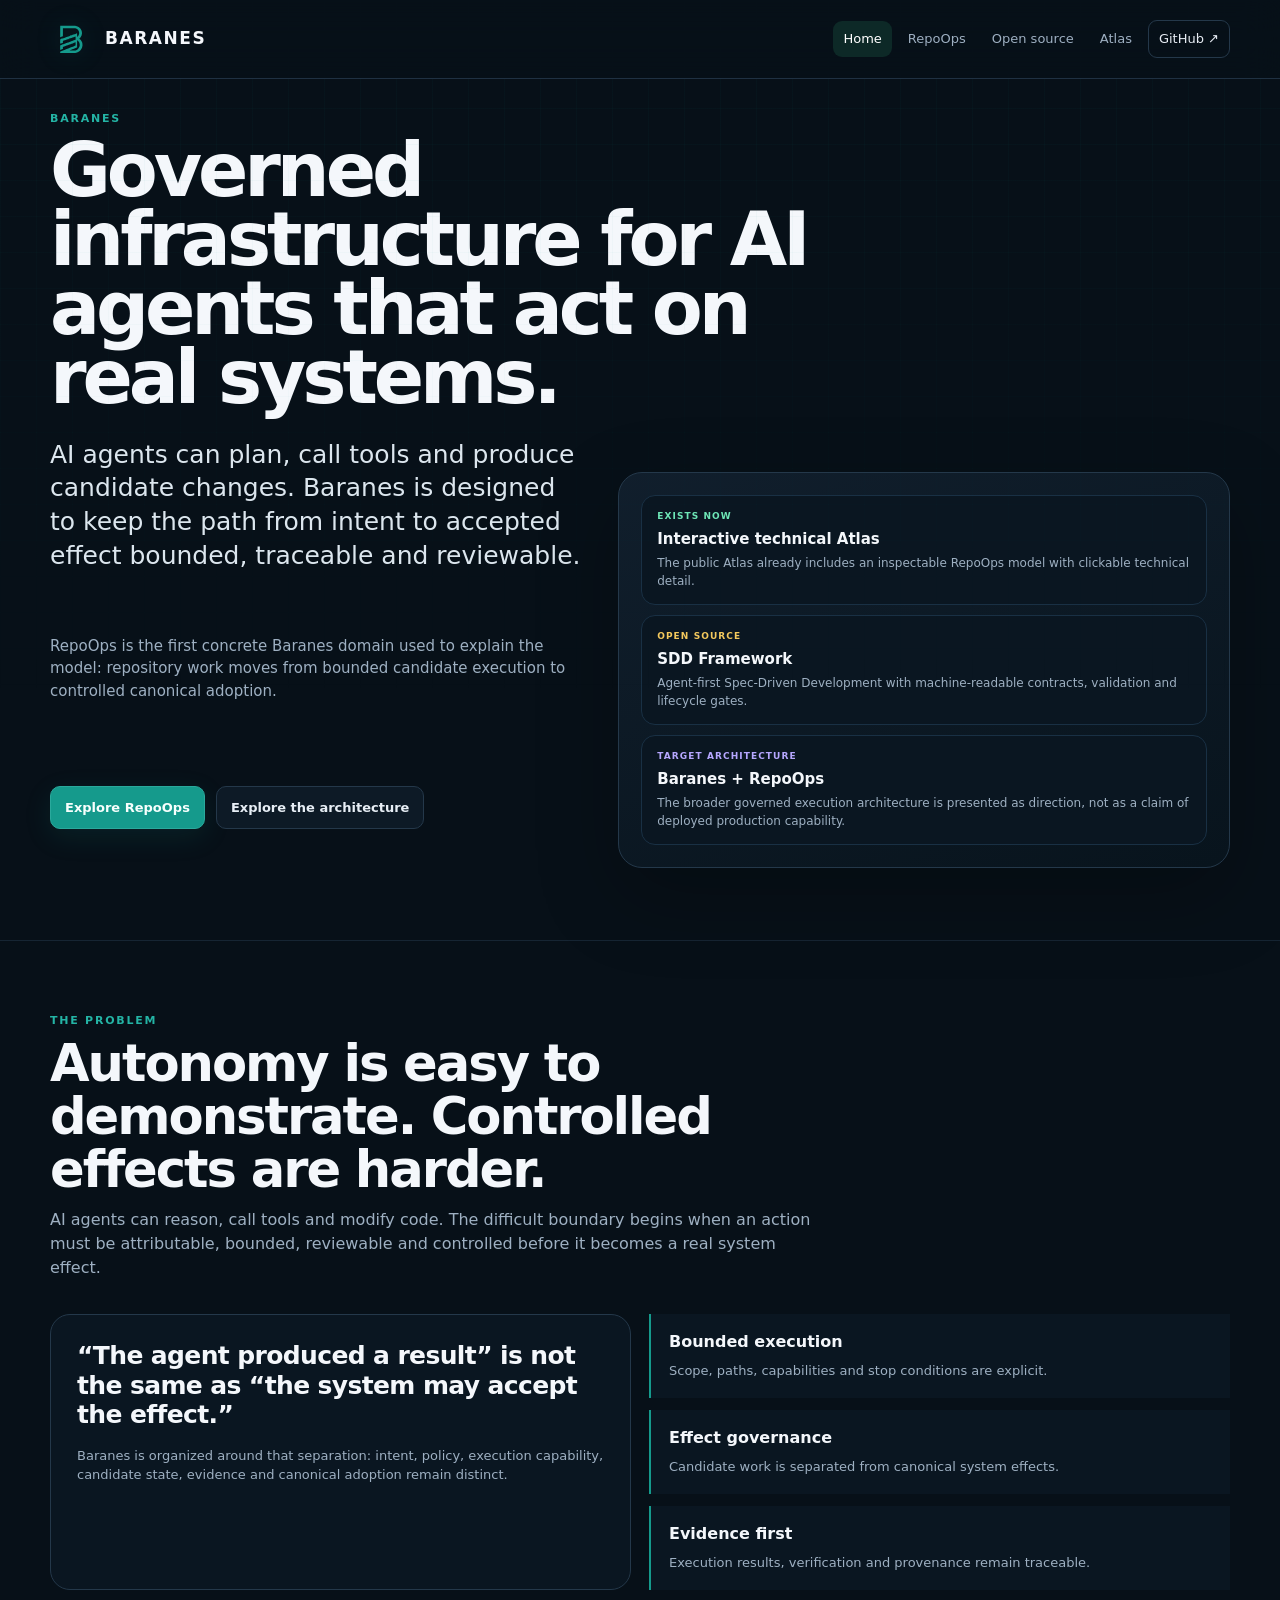
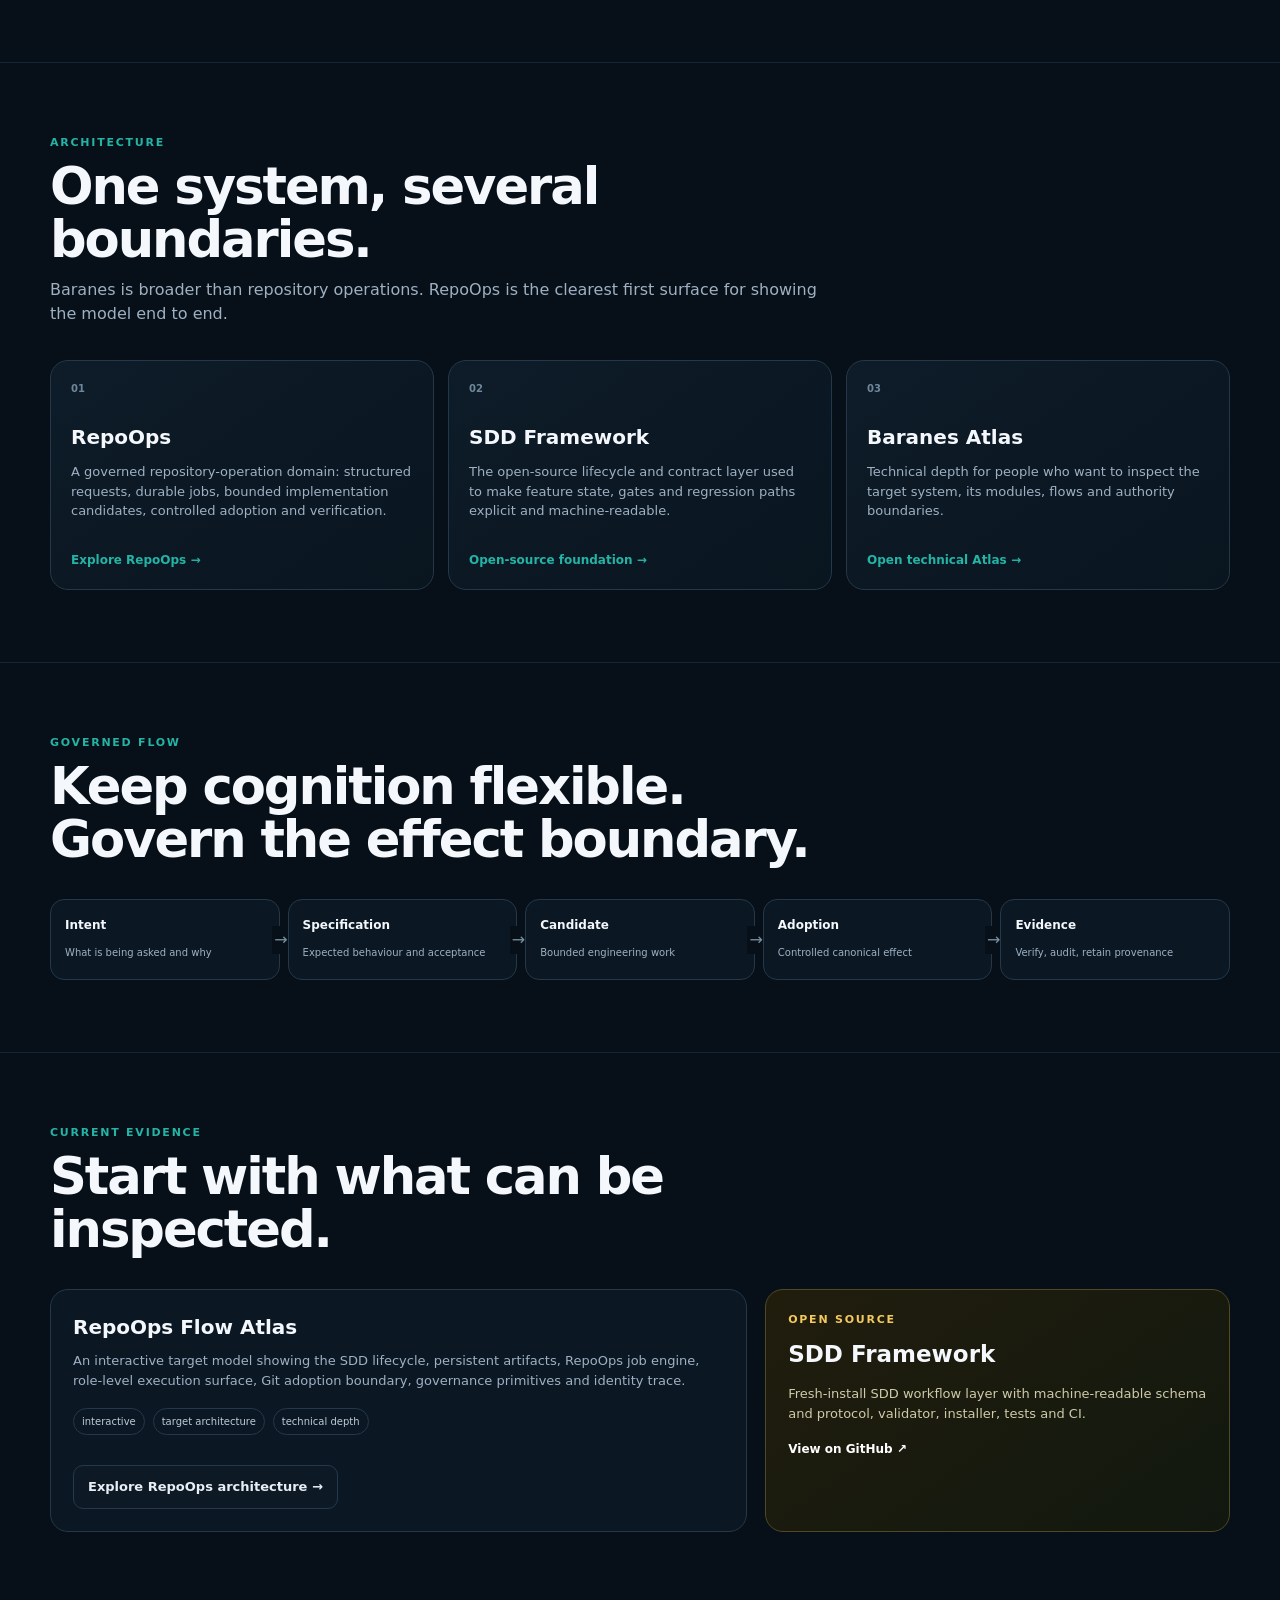
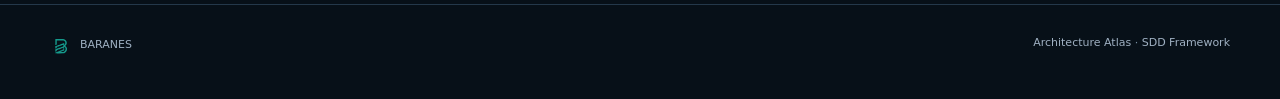
<file: index.html>
<!doctype html><html lang="en"><head><meta charset="utf-8"><meta name="viewport" content="width=device-width,initial-scale=1"><title>Baranes — Governed infrastructure for AI agents</title><meta name="description" content="Governed infrastructure for AI agents that act on real systems. Explore RepoOps, SDD Framework and the Baranes Architecture Atlas."><meta name="theme-color" content="#071018"><link rel="canonical" href="https://magronxo.github.io/baranes-site/"><meta property="og:title" content="Baranes — Governed infrastructure for AI agents"><meta property="og:description" content="Governed infrastructure for AI agents that act on real systems. Explore RepoOps, SDD Framework and the Baranes Architecture Atlas."><meta property="og:type" content="website"><meta property="og:url" content="https://magronxo.github.io/baranes-site/"><meta name="twitter:card" content="summary"><meta name="twitter:title" content="Baranes — Governed infrastructure for AI agents"><meta name="twitter:description" content="Governed infrastructure for AI agents that act on real systems. Explore RepoOps, SDD Framework and the Baranes Architecture Atlas."><link rel="icon" type="image/svg+xml" href="./assets/baranes-symbol-teal.svg"><link rel="stylesheet" href="./assets/site.css"><link rel="stylesheet" href="./assets/brand.css"></head><body>
<header class="topbar"><div class="shell topbar-inner"><a class="brand" href="./"><span class="brand-mark">B</span><span>BARANES</span></a><nav class="nav"><a data-nav href="./">Home</a><a data-nav href="./repoops/">RepoOps</a><a data-nav href="./open-source/">Open source</a><a data-nav href="./atlas/">Atlas</a><a class="github" href="https://github.com/CollSalvia-Org/sdd-framework">GitHub ↗</a></nav></div></header>
<main>
<section class="shell hero"><div><div class="eyebrow">BARANES</div><h1>Governed infrastructure for AI agents that act on real systems.</h1><p class="lede">AI agents can plan, call tools and produce candidate changes. Baranes is designed to keep the path from intent to accepted effect bounded, traceable and reviewable.</p><p class="hero-copy">RepoOps is the first concrete Baranes domain used to explain the model: repository work moves from bounded candidate execution to controlled canonical adoption.</p><div class="cta-row"><a class="btn primary" href="./repoops/">Explore RepoOps</a><a class="btn secondary" href="./atlas/">Explore the architecture</a></div></div><aside class="hero-panel"><div class="status-grid"><div class="status-card"><div class="status-label now">Exists now</div><b>Interactive technical Atlas</b><p>The public Atlas already includes an inspectable RepoOps model with clickable technical detail.</p></div><div class="status-card"><div class="status-label oss">Open source</div><b>SDD Framework</b><p>Agent-first Spec-Driven Development with machine-readable contracts, validation and lifecycle gates.</p></div><div class="status-card"><div class="status-label target">Target architecture</div><b>Baranes + RepoOps</b><p>The broader governed execution architecture is presented as direction, not as a claim of deployed production capability.</p></div></div></aside></section>
<section class="section"><div class="shell"><div class="section-head"><div class="kicker">The problem</div><h2>Autonomy is easy to demonstrate. Controlled effects are harder.</h2><p>AI agents can reason, call tools and modify code. The difficult boundary begins when an action must be attributable, bounded, reviewable and controlled before it becomes a real system effect.</p></div><div class="problem-grid"><div class="quote-box"><strong>“The agent produced a result” is not the same as “the system may accept the effect.”</strong><p>Baranes is organized around that separation: intent, policy, execution capability, candidate state, evidence and canonical adoption remain distinct.</p></div><div class="principles"><div class="principle"><b>Bounded execution</b><span>Scope, paths, capabilities and stop conditions are explicit.</span></div><div class="principle"><b>Effect governance</b><span>Candidate work is separated from canonical system effects.</span></div><div class="principle"><b>Evidence first</b><span>Execution results, verification and provenance remain traceable.</span></div></div></div></div></section>
<section class="section"><div class="shell"><div class="section-head"><div class="kicker">Architecture</div><h2>One system, several boundaries.</h2><p>Baranes is broader than repository operations. RepoOps is the clearest first surface for showing the model end to end.</p></div><div class="cards"><article class="card"><div class="num">01</div><h3>RepoOps</h3><p>A governed repository-operation domain: structured requests, durable jobs, bounded implementation candidates, controlled adoption and verification.</p><a href="./repoops/">Explore RepoOps →</a></article><article class="card"><div class="num">02</div><h3>SDD Framework</h3><p>The open-source lifecycle and contract layer used to make feature state, gates and regression paths explicit and machine-readable.</p><a href="./open-source/">Open-source foundation →</a></article><article class="card"><div class="num">03</div><h3>Baranes Atlas</h3><p>Technical depth for people who want to inspect the target system, its modules, flows and authority boundaries.</p><a href="./atlas/">Open technical Atlas →</a></article></div></div></section>
<section class="section"><div class="shell"><div class="section-head"><div class="kicker">Governed flow</div><h2>Keep cognition flexible. Govern the effect boundary.</h2></div><div class="flow"><div class="flow-step"><b>Intent</b><span>What is being asked and why</span></div><div class="flow-step"><b>Specification</b><span>Expected behaviour and acceptance</span></div><div class="flow-step"><b>Candidate</b><span>Bounded engineering work</span></div><div class="flow-step"><b>Adoption</b><span>Controlled canonical effect</span></div><div class="flow-step"><b>Evidence</b><span>Verify, audit, retain provenance</span></div></div></div></section>
<section class="section"><div class="shell"><div class="section-head"><div class="kicker">Current evidence</div><h2>Start with what can be inspected.</h2></div><div class="proof-row"><div class="proof"><h3>RepoOps Flow Atlas</h3><p>An interactive target model showing the SDD lifecycle, persistent artifacts, RepoOps job engine, role-level execution surface, Git adoption boundary, governance primitives and identity trace.</p><div class="meta"><span class="pill">interactive</span><span class="pill">target architecture</span><span class="pill">technical depth</span></div><div class="cta-row"><a class="btn secondary" href="./atlas/repoops/">Explore RepoOps architecture →</a></div></div><div class="callout"><div class="kicker">Open source</div><h3>SDD Framework</h3><p>Fresh-install SDD workflow layer with machine-readable schema and protocol, validator, installer, tests and CI.</p><a href="https://github.com/CollSalvia-Org/sdd-framework">View on GitHub ↗</a></div></div></div></section>
</main>
<footer class="footer"><div class="shell footer-inner"><span>BARANES</span><span><a href="./atlas/">Architecture Atlas</a> · <a href="https://github.com/CollSalvia-Org/sdd-framework">SDD Framework</a></span></div></footer><script src="./assets/site.js"></script></body></html>
</file>
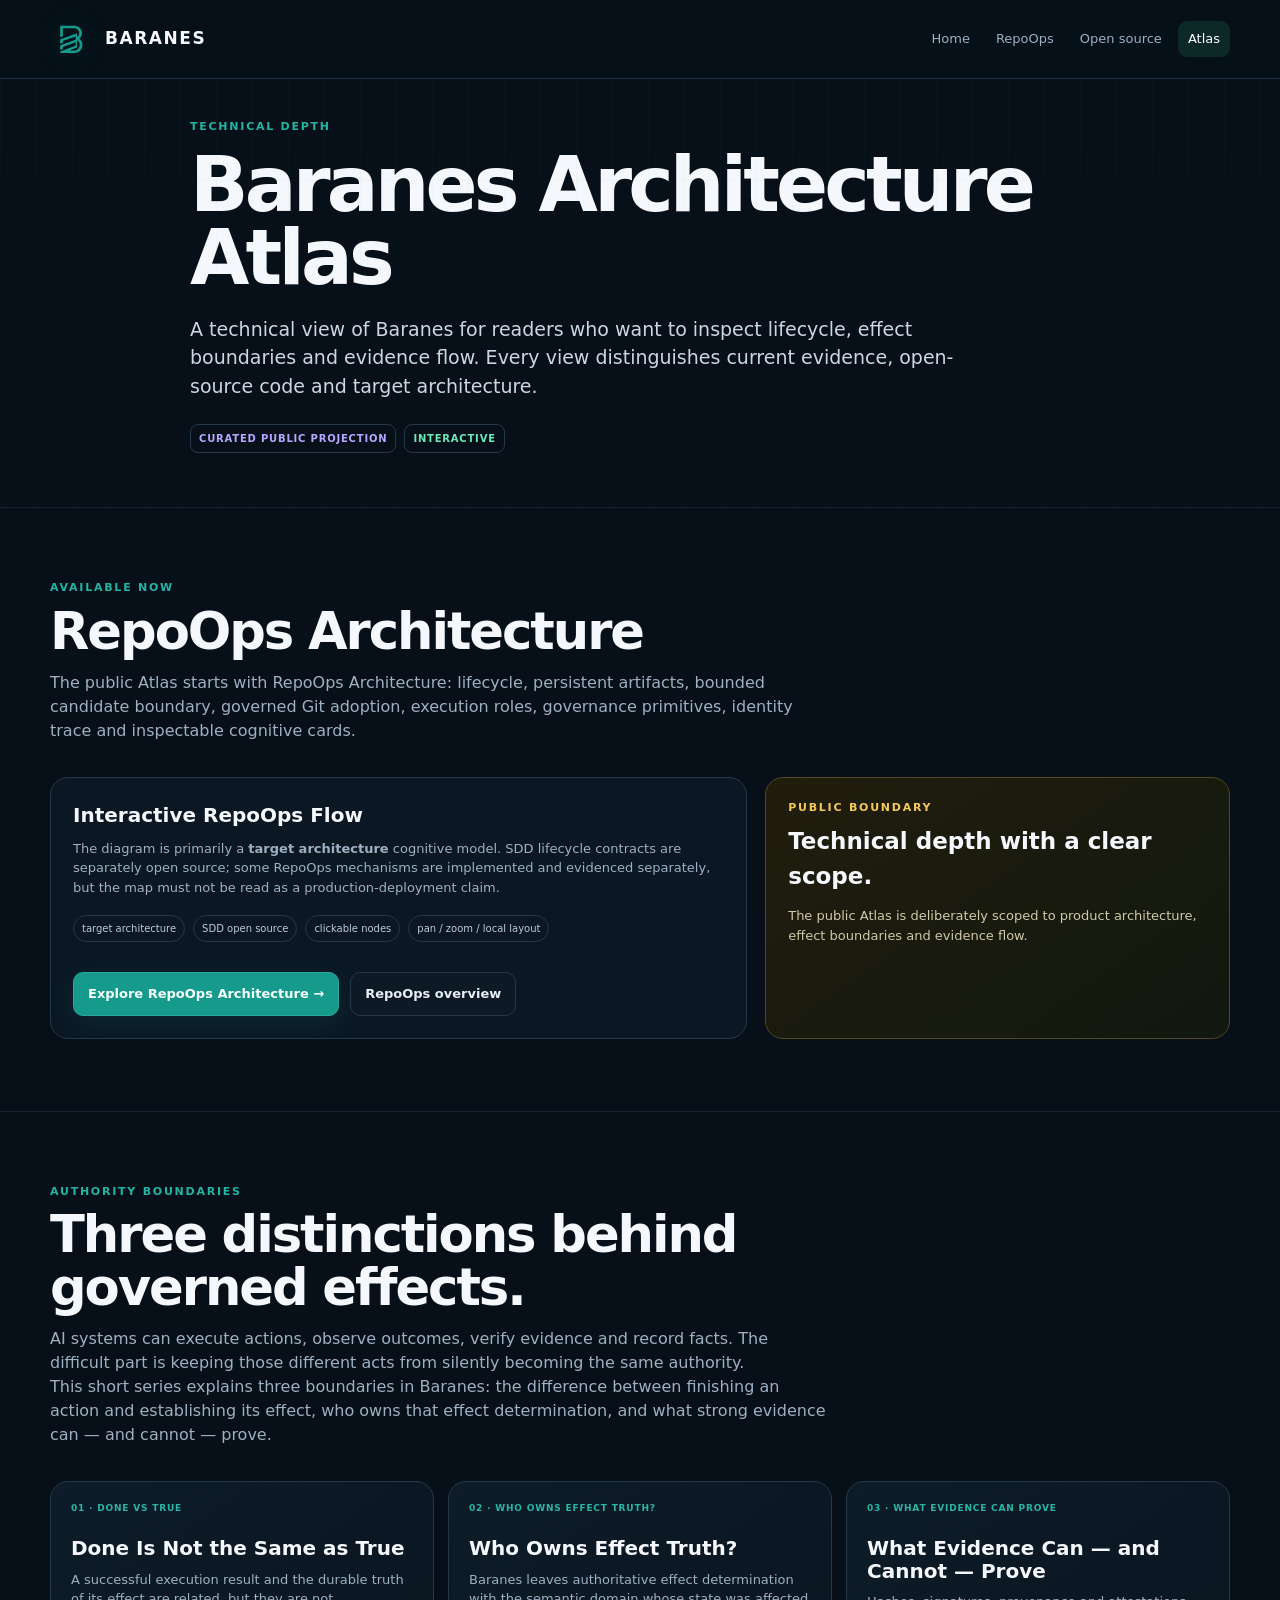
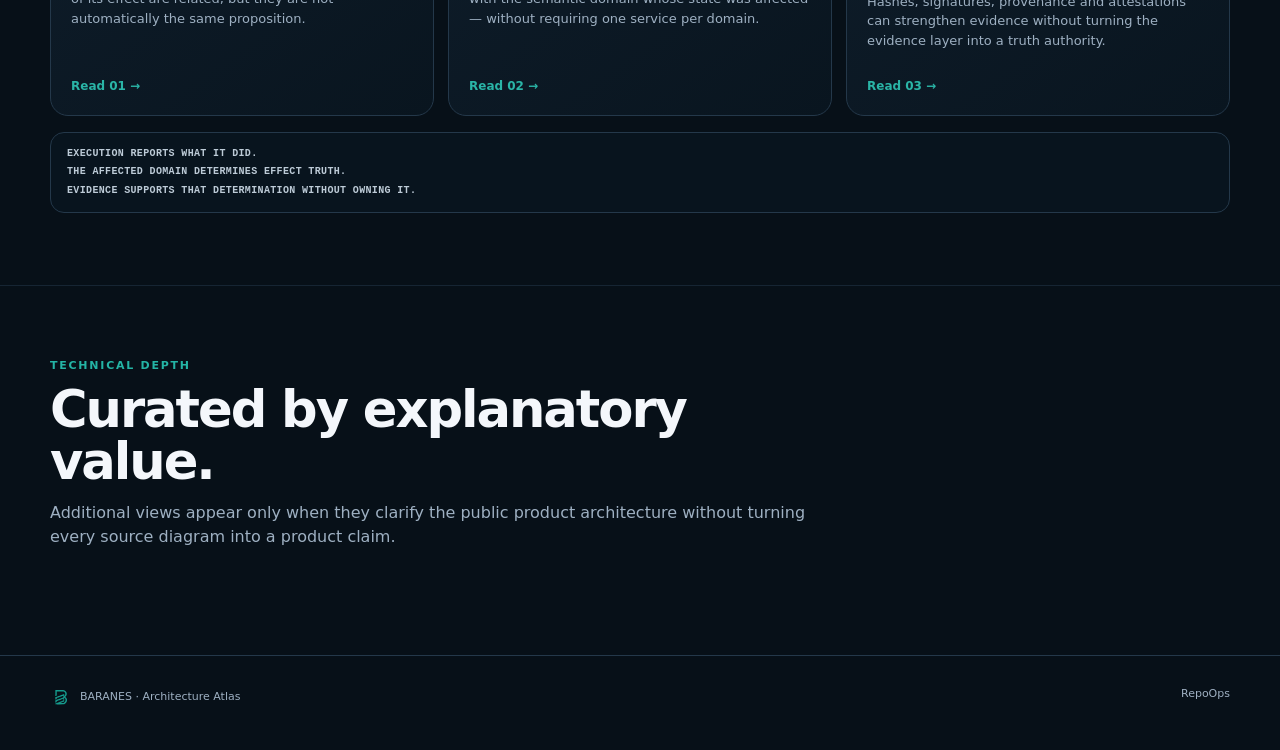
<file: atlas/index.html>
<!DOCTYPE html>
<html lang="en"><head><meta charset="utf-8"/><meta content="width=device-width,initial-scale=1" name="viewport"/><title>Architecture Atlas — Baranes</title><meta content="Curated public technical architecture for Baranes, beginning with the interactive RepoOps target model." name="description"/><meta content="#071018" name="theme-color"/><link href="https://magronxo.github.io/baranes-site/atlas/" rel="canonical"/><meta content="Architecture Atlas — Baranes" property="og:title"/><meta content="Curated public technical architecture for Baranes, beginning with the interactive RepoOps target model." property="og:description"/><meta content="website" property="og:type"/><meta content="https://magronxo.github.io/baranes-site/atlas/" property="og:url"/><meta content="summary" name="twitter:card"/><meta content="Architecture Atlas — Baranes" name="twitter:title"/><meta content="Curated public technical architecture for Baranes, beginning with the interactive RepoOps target model." name="twitter:description"/><link href="../assets/baranes-symbol-teal.svg" rel="icon" type="image/svg+xml"/><link href="../assets/site.css" rel="stylesheet"/><link href="../assets/brand.css" rel="stylesheet"/></head><body>
<header class="topbar"><div class="shell topbar-inner"><a class="brand" href="../"><span class="brand-mark">B</span><span>BARANES</span></a><nav class="nav"><a data-nav="" href="../">Home</a><a data-nav="" href="../repoops/">RepoOps</a><a data-nav="" href="../open-source/">Open source</a><a data-nav="" href="./">Atlas</a></nav></div></header>
<main><section class="shell page-hero"><div class="eyebrow">Technical depth</div><h1>Baranes Architecture Atlas</h1><p>A technical view of Baranes for readers who want to inspect lifecycle, effect boundaries and evidence flow. Every view distinguishes current evidence, open-source code and target architecture.</p><div class="label-row"><span class="label target">Curated public projection</span><span class="label now">Interactive</span></div></section>
<section class="section"><div class="shell"><div class="section-head"><div class="kicker">Available now</div><h2>RepoOps Architecture</h2><p>The public Atlas starts with RepoOps Architecture: lifecycle, persistent artifacts, bounded candidate boundary, governed Git adoption, execution roles, governance primitives, identity trace and inspectable cognitive cards.</p></div><div class="proof-row"><div class="proof"><h3>Interactive RepoOps Flow</h3><p>The diagram is primarily a <b>target architecture</b> cognitive model. SDD lifecycle contracts are separately open source; some RepoOps mechanisms are implemented and evidenced separately, but the map must not be read as a production-deployment claim.</p><div class="meta"><span class="pill">target architecture</span><span class="pill">SDD open source</span><span class="pill">clickable nodes</span><span class="pill">pan / zoom / local layout</span></div><div class="cta-row"><a class="btn primary" href="./repoops/">Explore RepoOps Architecture →</a><a class="btn secondary" href="../repoops/">RepoOps overview</a></div></div><div class="callout"><div class="kicker">Public boundary</div><h3>Technical depth with a clear scope.</h3><p>The public Atlas is deliberately scoped to product architecture, effect boundaries and evidence flow.</p></div></div></div></section>
<section class="section" id="authority-boundaries"><div class="shell"><div class="section-head"><div class="kicker">Authority boundaries</div><h2>Three distinctions behind governed effects.</h2><p>AI systems can execute actions, observe outcomes, verify evidence and record facts. The difficult part is keeping those different acts from silently becoming the same authority.</p><p>This short series explains three boundaries in Baranes: the difference between finishing an action and establishing its effect, who owns that effect determination, and what strong evidence can — and cannot — prove.</p></div><div class="series-index"><article class="series-card"><div class="num">01 · DONE VS TRUE</div><h3>Done Is Not the Same as True</h3><p>A successful execution result and the durable truth of its effect are related, but they are not automatically the same proposition.</p><a href="./done-vs-true/">Read 01 →</a></article><article class="series-card"><div class="num">02 · WHO OWNS EFFECT TRUTH?</div><h3>Who Owns Effect Truth?</h3><p>Baranes leaves authoritative effect determination with the semantic domain whose state was affected — without requiring one service per domain.</p><a href="./effect-truth/">Read 02 →</a></article><article class="series-card"><div class="num">03 · WHAT EVIDENCE CAN PROVE</div><h3>What Evidence Can — and Cannot — Prove</h3><p>Hashes, signatures, provenance and attestations can strengthen evidence without turning the evidence layer into a truth authority.</p><a href="./evidence-and-truth/">Read 03 →</a></article></div><div class="series-takeaway"><span>EXECUTION REPORTS WHAT IT DID.</span><span>THE AFFECTED DOMAIN DETERMINES EFFECT TRUTH.</span><span>EVIDENCE SUPPORTS THAT DETERMINATION WITHOUT OWNING IT.</span></div></div></section><section class="section"><div class="shell"><div class="section-head"><div class="kicker">Technical depth</div><h2>Curated by explanatory value.</h2><p>Additional views appear only when they clarify the public product architecture without turning every source diagram into a product claim.</p></div></div></section></main>
<footer class="footer"><div class="shell footer-inner"><span>BARANES · Architecture Atlas</span><a href="../repoops/">RepoOps</a></div></footer><script src="../assets/site.js"></script></body></html>
</file>
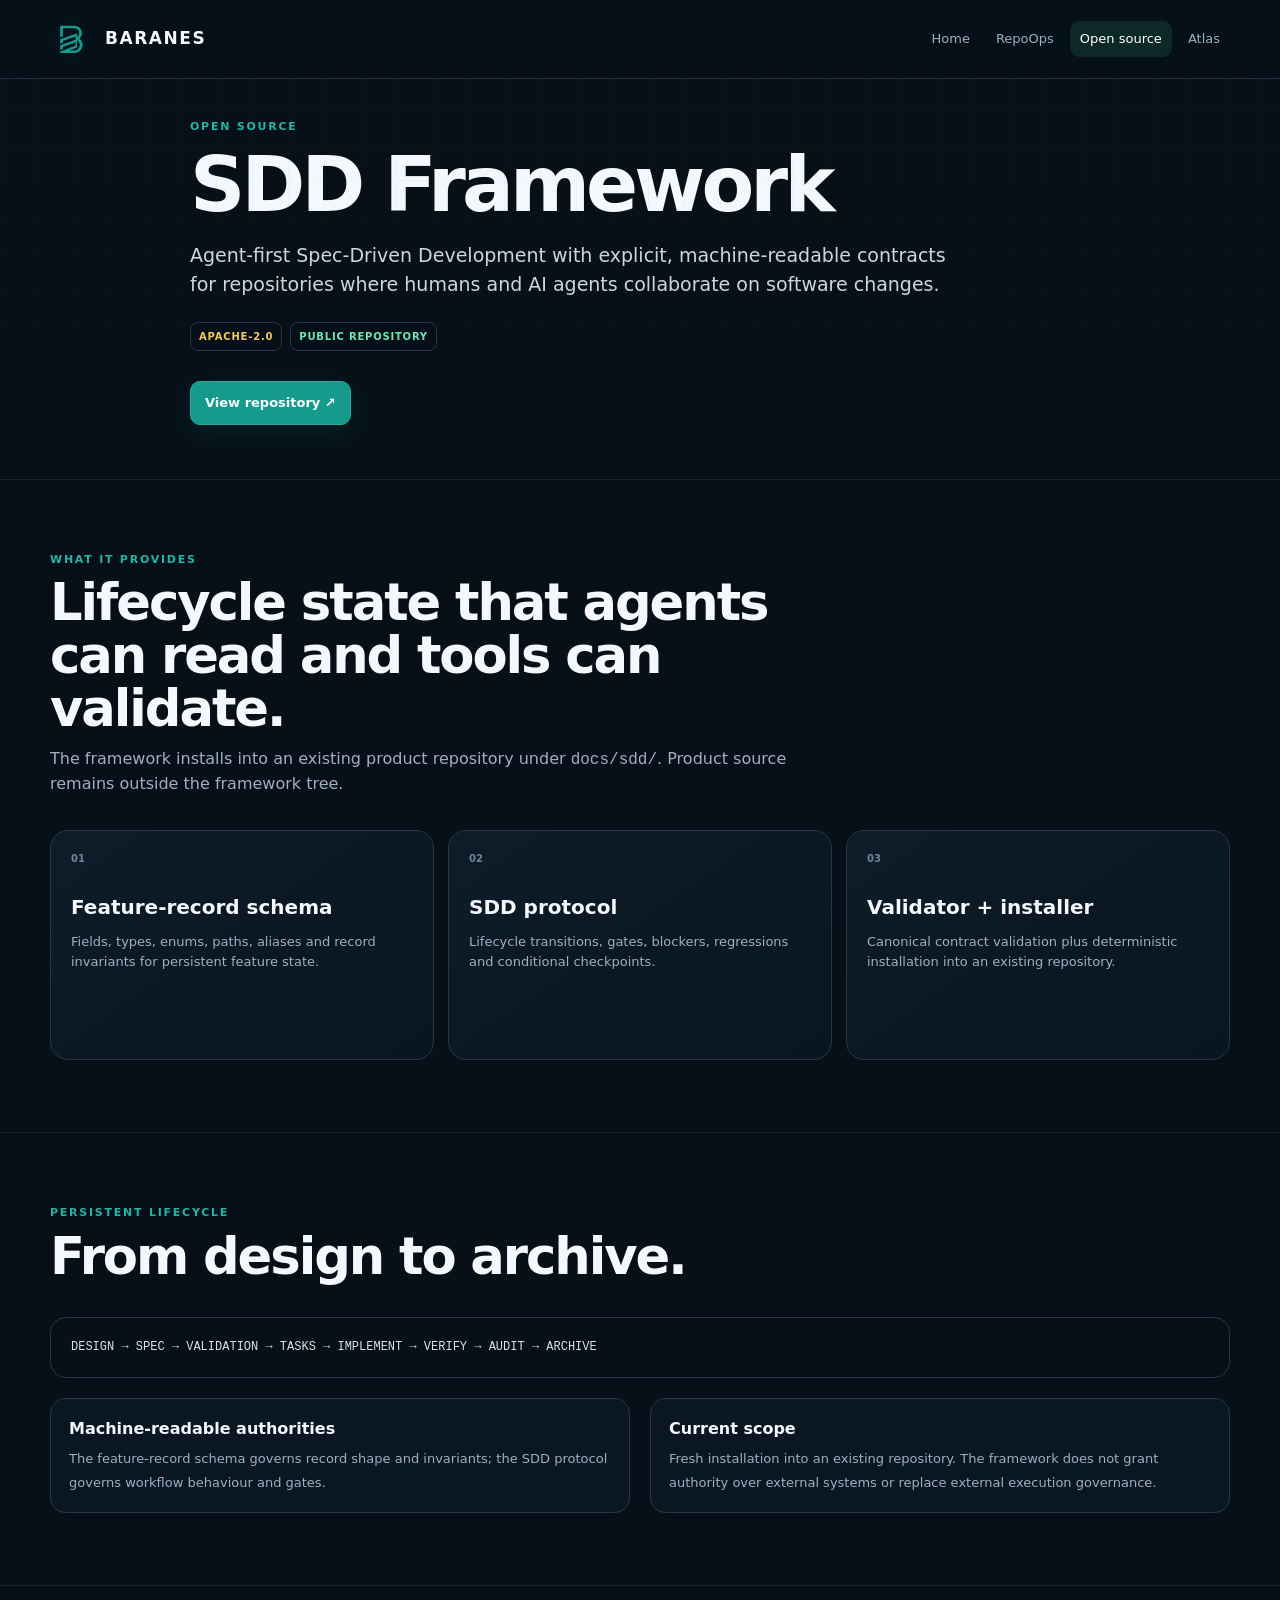
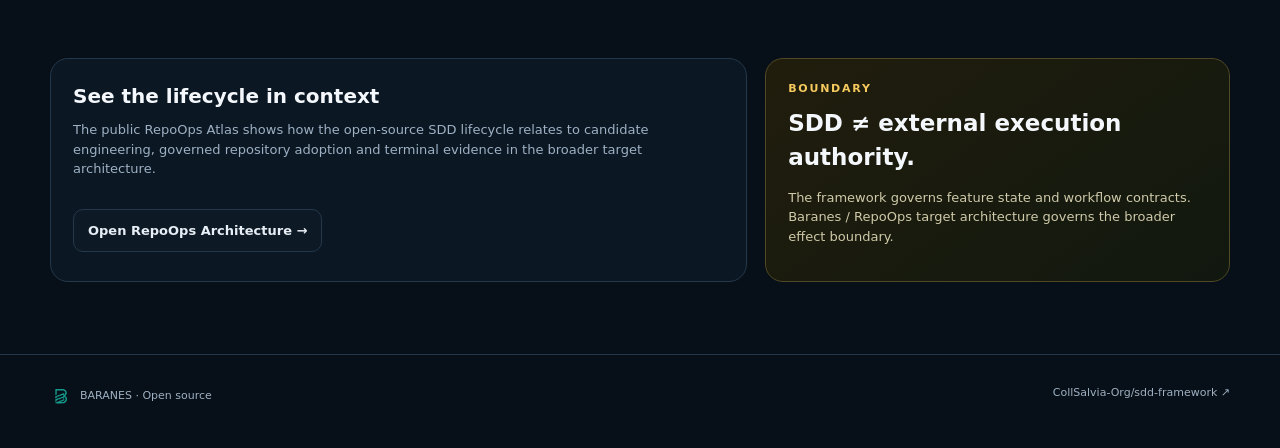
<file: open-source/index.html>
<!doctype html><html lang="en"><head><meta charset="utf-8"><meta name="viewport" content="width=device-width,initial-scale=1"><title>Open source — Baranes</title><meta name="description" content="SDD Framework is an open-source feature-lifecycle and contract layer shown in context with Baranes and RepoOps."><meta name="theme-color" content="#071018"><link rel="canonical" href="https://magronxo.github.io/baranes-site/open-source/"><meta property="og:title" content="Open source — Baranes"><meta property="og:description" content="SDD Framework is an open-source feature-lifecycle and contract layer shown in context with Baranes and RepoOps."><meta property="og:type" content="website"><meta property="og:url" content="https://magronxo.github.io/baranes-site/open-source/"><meta name="twitter:card" content="summary"><meta name="twitter:title" content="Open source — Baranes"><meta name="twitter:description" content="SDD Framework is an open-source feature-lifecycle and contract layer shown in context with Baranes and RepoOps."><link rel="icon" type="image/svg+xml" href="../assets/baranes-symbol-teal.svg"><link rel="stylesheet" href="../assets/site.css"><link rel="stylesheet" href="../assets/brand.css"></head><body>
<header class="topbar"><div class="shell topbar-inner"><a class="brand" href="../"><span class="brand-mark">B</span><span>BARANES</span></a><nav class="nav"><a data-nav href="../">Home</a><a data-nav href="../repoops/">RepoOps</a><a data-nav href="./">Open source</a><a data-nav href="../atlas/">Atlas</a></nav></div></header>
<main><section class="shell page-hero"><div class="eyebrow">Open source</div><h1>SDD Framework</h1><p>Agent-first Spec-Driven Development with explicit, machine-readable contracts for repositories where humans and AI agents collaborate on software changes.</p><div class="label-row"><span class="label oss">Apache-2.0</span><span class="label now">Public repository</span></div><div class="cta-row"><a class="btn primary" href="https://github.com/CollSalvia-Org/sdd-framework">View repository ↗</a></div></section>
<section class="section"><div class="shell"><div class="section-head"><div class="kicker">What it provides</div><h2>Lifecycle state that agents can read and tools can validate.</h2><p>The framework installs into an existing product repository under <code>docs/sdd/</code>. Product source remains outside the framework tree.</p></div><div class="cards"><article class="card"><div class="num">01</div><h3>Feature-record schema</h3><p>Fields, types, enums, paths, aliases and record invariants for persistent feature state.</p></article><article class="card"><div class="num">02</div><h3>SDD protocol</h3><p>Lifecycle transitions, gates, blockers, regressions and conditional checkpoints.</p></article><article class="card"><div class="num">03</div><h3>Validator + installer</h3><p>Canonical contract validation plus deterministic installation into an existing repository.</p></article></div></div></section>
<section class="section"><div class="shell"><div class="section-head"><div class="kicker">Persistent lifecycle</div><h2>From design to archive.</h2></div><div class="codeflow">DESIGN → SPEC → VALIDATION → TASKS → IMPLEMENT → VERIFY → AUDIT → ARCHIVE</div><div class="two-col" style="margin-top:20px"><div class="feature"><b>Machine-readable authorities</b><span>The feature-record schema governs record shape and invariants; the SDD protocol governs workflow behaviour and gates.</span></div><div class="feature"><b>Current scope</b><span>Fresh installation into an existing repository. The framework does not grant authority over external systems or replace external execution governance.</span></div></div></div></section>
<section class="section"><div class="shell"><div class="proof-row"><div class="proof"><h3>See the lifecycle in context</h3><p>The public RepoOps Atlas shows how the open-source SDD lifecycle relates to candidate engineering, governed repository adoption and terminal evidence in the broader target architecture.</p><div class="cta-row"><a class="btn secondary" href="../atlas/repoops/">Open RepoOps Architecture →</a></div></div><div class="callout"><div class="kicker">Boundary</div><h3>SDD ≠ external execution authority.</h3><p>The framework governs feature state and workflow contracts. Baranes / RepoOps target architecture governs the broader effect boundary.</p></div></div></div></section></main>
<footer class="footer"><div class="shell footer-inner"><span>BARANES · Open source</span><a href="https://github.com/CollSalvia-Org/sdd-framework">CollSalvia-Org/sdd-framework ↗</a></div></footer><script src="../assets/site.js"></script></body></html>
</file>
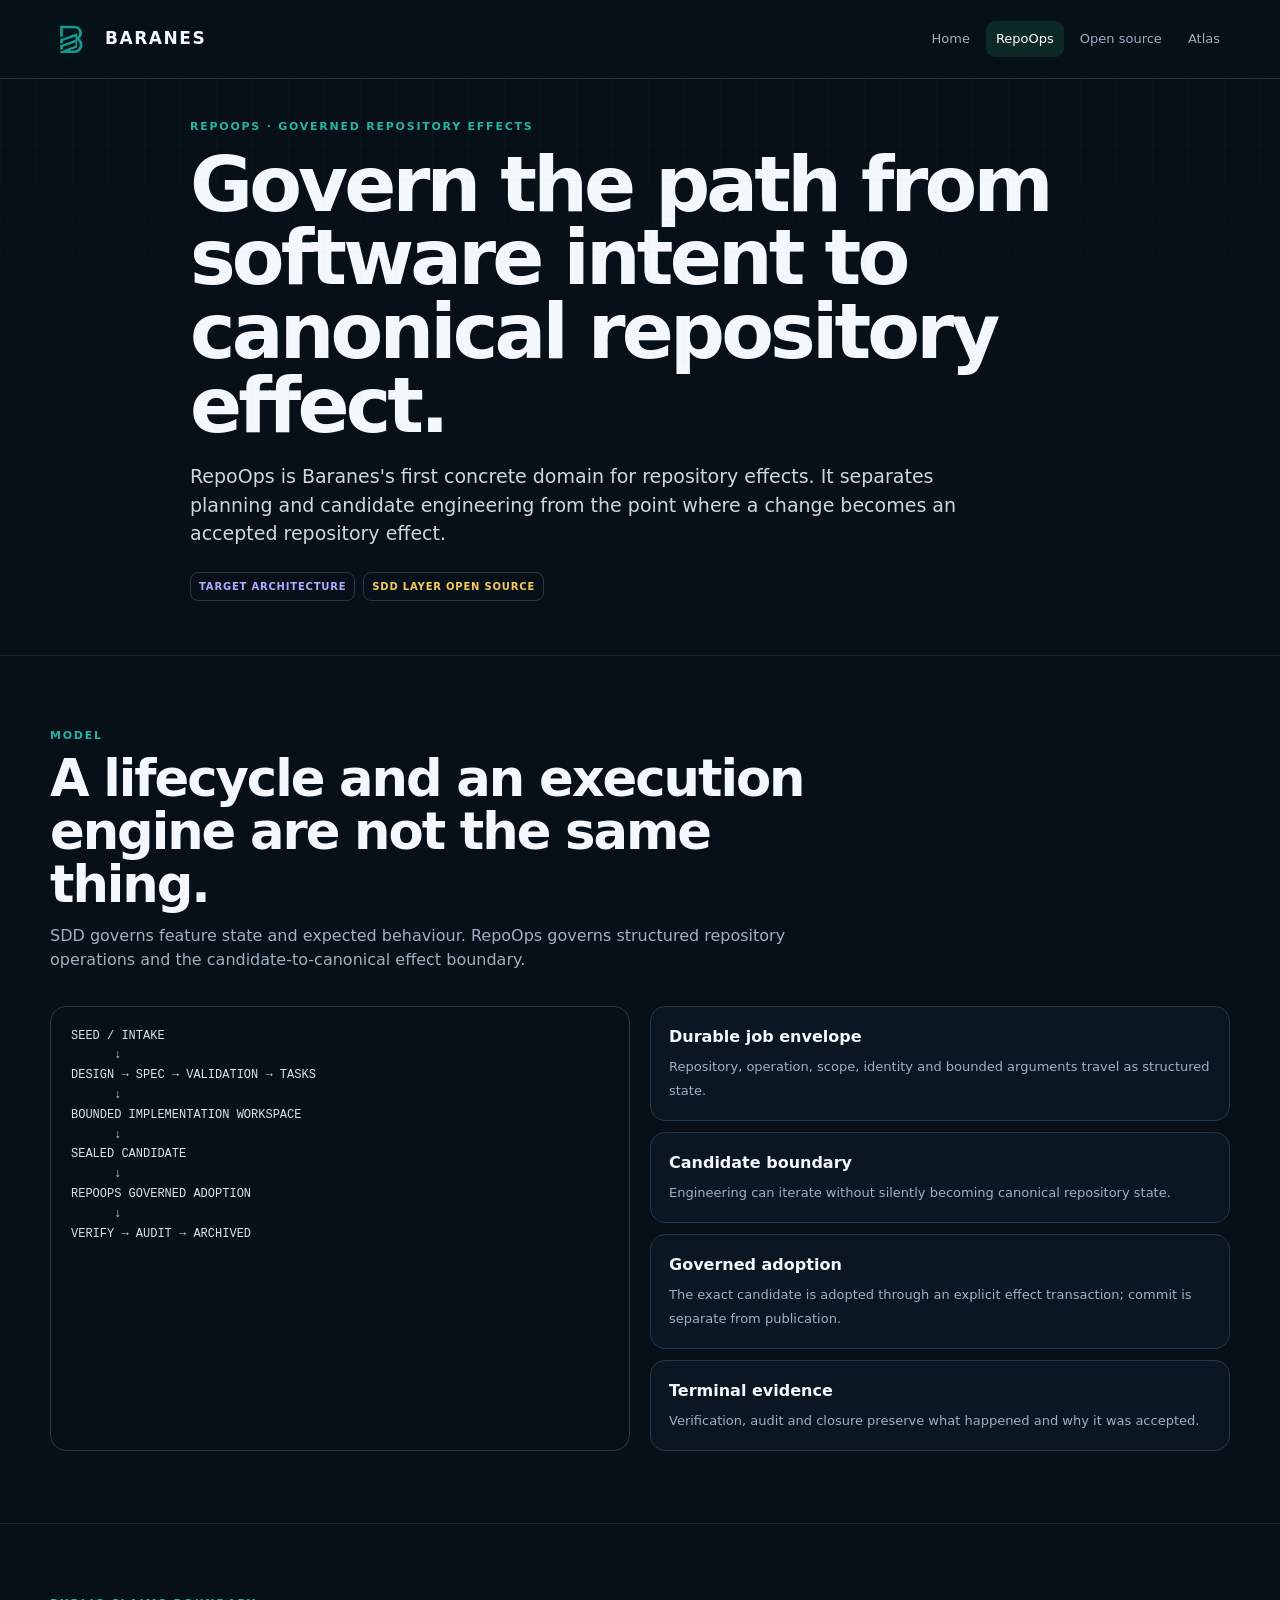
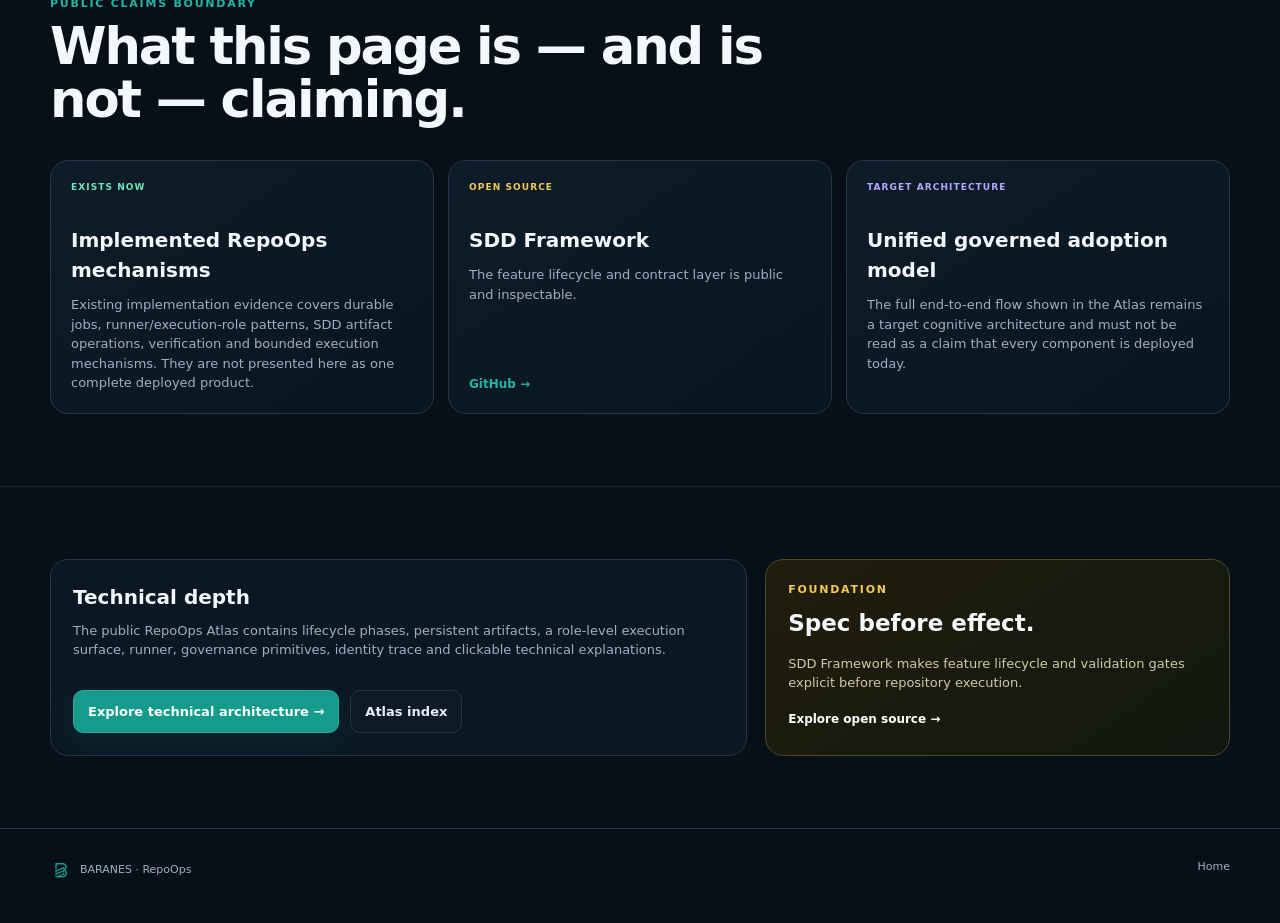
<file: repoops/index.html>
<!doctype html><html lang="en"><head><meta charset="utf-8"><meta name="viewport" content="width=device-width,initial-scale=1"><title>RepoOps — Baranes</title><meta name="description" content="RepoOps is the governed repository-operations domain within the Baranes target architecture."><meta name="theme-color" content="#071018"><link rel="canonical" href="https://magronxo.github.io/baranes-site/repoops/"><meta property="og:title" content="RepoOps — Baranes"><meta property="og:description" content="RepoOps is the governed repository-operations domain within the Baranes target architecture."><meta property="og:type" content="website"><meta property="og:url" content="https://magronxo.github.io/baranes-site/repoops/"><meta name="twitter:card" content="summary"><meta name="twitter:title" content="RepoOps — Baranes"><meta name="twitter:description" content="RepoOps is the governed repository-operations domain within the Baranes target architecture."><link rel="icon" type="image/svg+xml" href="../assets/baranes-symbol-teal.svg"><link rel="stylesheet" href="../assets/site.css"><link rel="stylesheet" href="../assets/brand.css"></head><body>
<header class="topbar"><div class="shell topbar-inner"><a class="brand" href="../"><span class="brand-mark">B</span><span>BARANES</span></a><nav class="nav"><a data-nav href="../">Home</a><a data-nav href="./">RepoOps</a><a data-nav href="../open-source/">Open source</a><a data-nav href="../atlas/">Atlas</a></nav></div></header>
<main><section class="shell page-hero"><div class="eyebrow">RepoOps · governed repository effects</div><h1>Govern the path from software intent to canonical repository effect.</h1><p>RepoOps is Baranes's first concrete domain for repository effects. It separates planning and candidate engineering from the point where a change becomes an accepted repository effect.</p><div class="label-row"><span class="label target">Target architecture</span><span class="label oss">SDD layer open source</span></div></section>
<section class="section"><div class="shell"><div class="section-head"><div class="kicker">Model</div><h2>A lifecycle and an execution engine are not the same thing.</h2><p>SDD governs feature state and expected behaviour. RepoOps governs structured repository operations and the candidate-to-canonical effect boundary.</p></div><div class="two-col"><div class="codeflow">SEED / INTAKE
      ↓
DESIGN → SPEC → VALIDATION → TASKS
      ↓
BOUNDED IMPLEMENTATION WORKSPACE
      ↓
SEALED CANDIDATE
      ↓
REPOOPS GOVERNED ADOPTION
      ↓
VERIFY → AUDIT → ARCHIVED</div><div class="feature-list"><div class="feature"><b>Durable job envelope</b><span>Repository, operation, scope, identity and bounded arguments travel as structured state.</span></div><div class="feature"><b>Candidate boundary</b><span>Engineering can iterate without silently becoming canonical repository state.</span></div><div class="feature"><b>Governed adoption</b><span>The exact candidate is adopted through an explicit effect transaction; commit is separate from publication.</span></div><div class="feature"><b>Terminal evidence</b><span>Verification, audit and closure preserve what happened and why it was accepted.</span></div></div></div></div></section>
<section class="section"><div class="shell"><div class="section-head"><div class="kicker">Public claims boundary</div><h2>What this page is — and is not — claiming.</h2></div><div class="cards"><article class="card"><div class="status-label now">Exists now</div><h3>Implemented RepoOps mechanisms</h3><p>Existing implementation evidence covers durable jobs, runner/execution-role patterns, SDD artifact operations, verification and bounded execution mechanisms. They are not presented here as one complete deployed product.</p></article><article class="card"><div class="status-label oss">Open source</div><h3>SDD Framework</h3><p>The feature lifecycle and contract layer is public and inspectable.</p><a href="https://github.com/CollSalvia-Org/sdd-framework">GitHub →</a></article><article class="card"><div class="status-label target">Target architecture</div><h3>Unified governed adoption model</h3><p>The full end-to-end flow shown in the Atlas remains a target cognitive architecture and must not be read as a claim that every component is deployed today.</p></article></div></div></section>
<section class="section"><div class="shell"><div class="proof-row"><div class="proof"><h3>Technical depth</h3><p>The public RepoOps Atlas contains lifecycle phases, persistent artifacts, a role-level execution surface, runner, governance primitives, identity trace and clickable technical explanations.</p><div class="cta-row"><a class="btn primary" href="../atlas/repoops/">Explore technical architecture →</a><a class="btn secondary" href="../atlas/">Atlas index</a></div></div><div class="callout"><div class="kicker">Foundation</div><h3>Spec before effect.</h3><p>SDD Framework makes feature lifecycle and validation gates explicit before repository execution.</p><a href="../open-source/">Explore open source →</a></div></div></div></section></main>
<footer class="footer"><div class="shell footer-inner"><span>BARANES · RepoOps</span><a href="../">Home</a></div></footer><script src="../assets/site.js"></script></body></html>
</file>
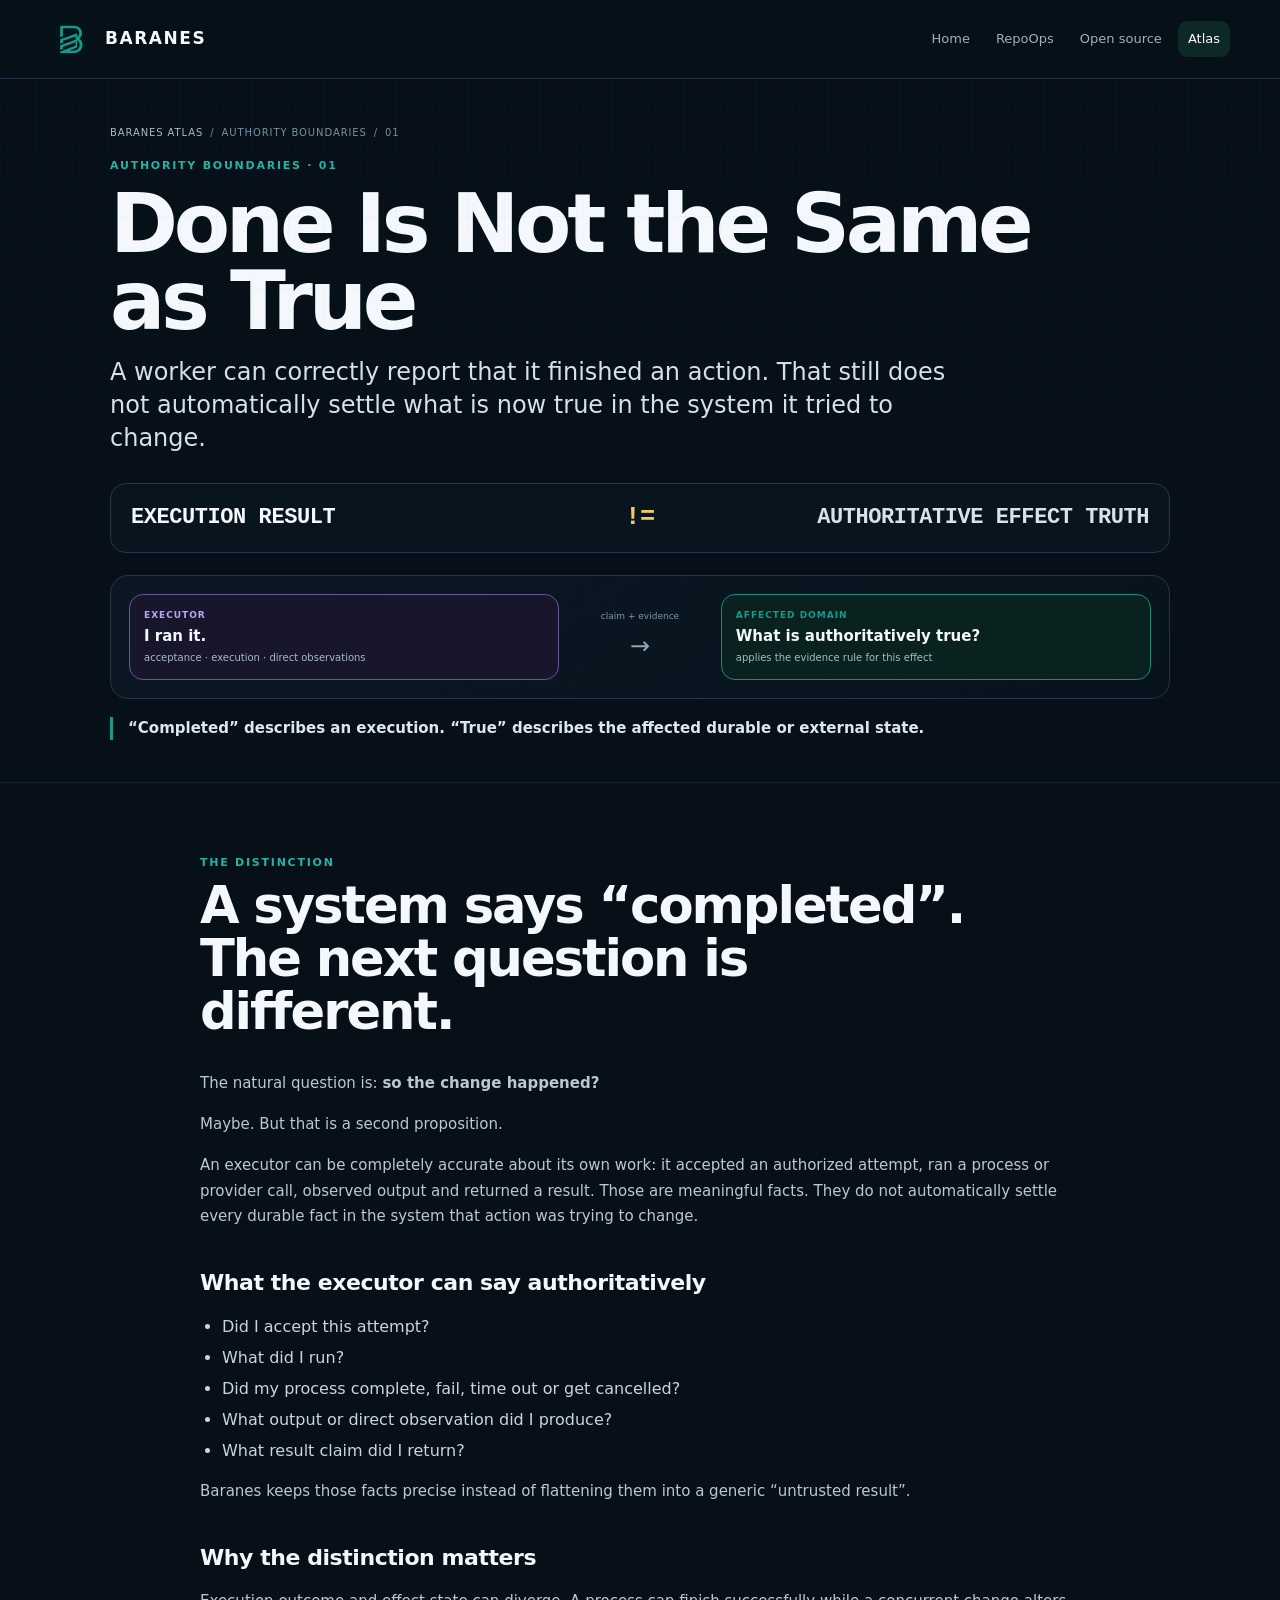
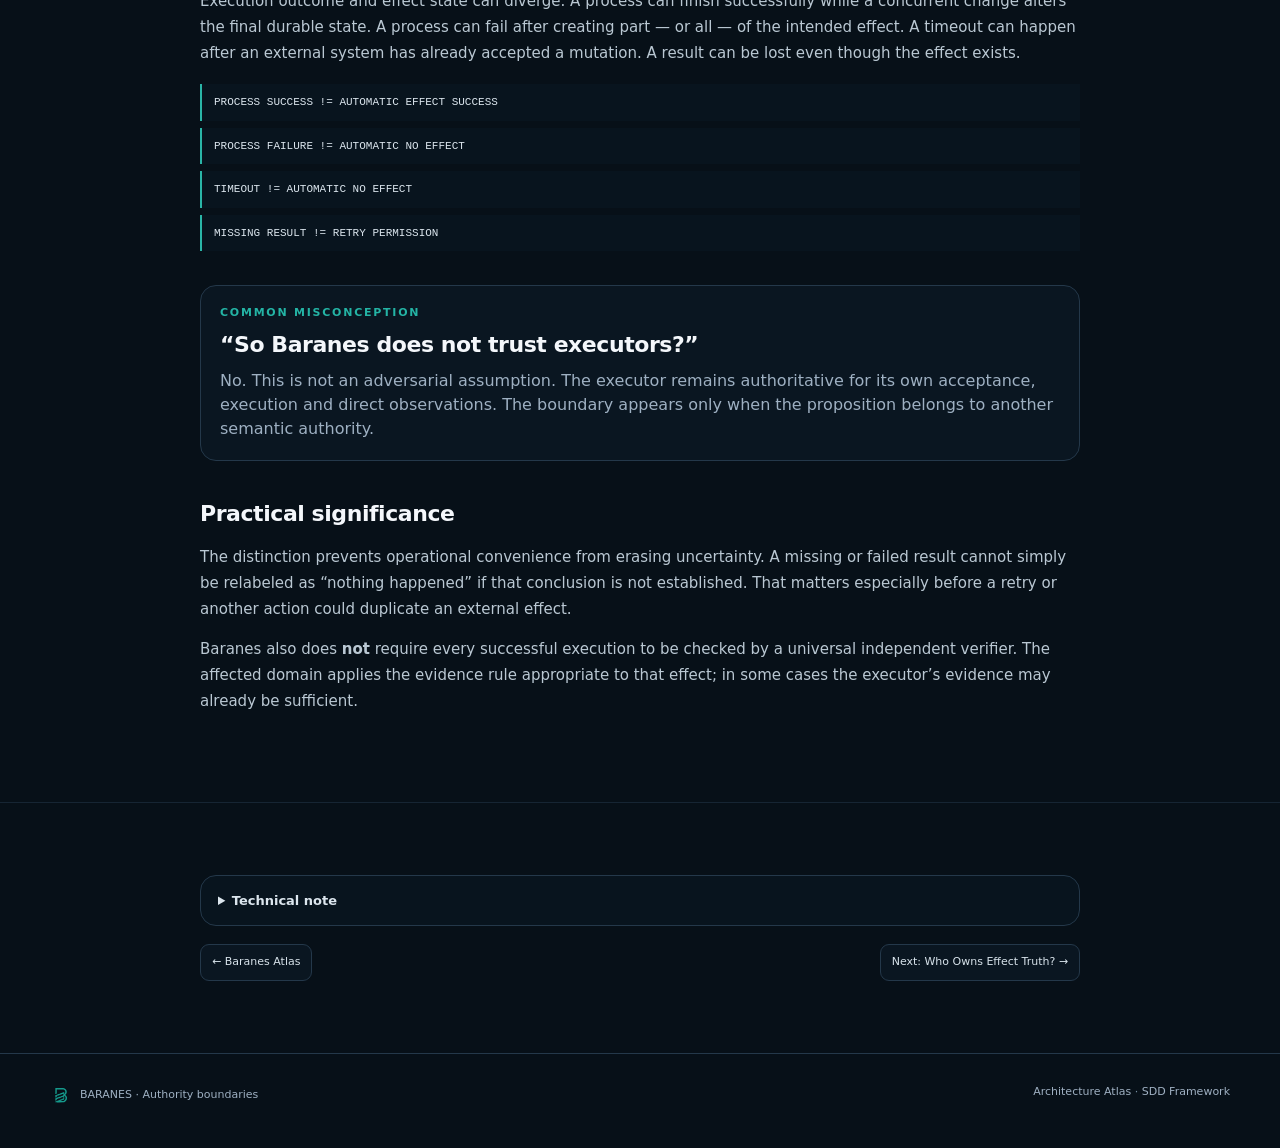
<file: atlas/done-vs-true/index.html>
<!doctype html><html lang="en"><head><meta charset="utf-8"><meta name="viewport" content="width=device-width,initial-scale=1"><title>Done Is Not the Same as True — Baranes</title><meta name="description" content="A completed execution and the durable truth of its effect are not automatically the same proposition. See how Baranes keeps executor claims and effect truth distinct."><meta name="theme-color" content="#071018"><link rel="canonical" href="https://magronxo.github.io/baranes-site/atlas/done-vs-true/"><meta property="og:title" content="Done Is Not the Same as True — Baranes"><meta property="og:description" content="A completed execution and the durable truth of its effect are not automatically the same proposition. See how Baranes keeps executor claims and effect truth distinct."><meta property="og:type" content="article"><meta property="og:url" content="https://magronxo.github.io/baranes-site/atlas/done-vs-true/"><meta name="twitter:card" content="summary"><meta name="twitter:title" content="Done Is Not the Same as True — Baranes"><meta name="twitter:description" content="A completed execution and the durable truth of its effect are not automatically the same proposition. See how Baranes keeps executor claims and effect truth distinct."><link rel="icon" type="image/svg+xml" href="../../assets/baranes-symbol-teal.svg"><link rel="stylesheet" href="../../assets/site.css"><link rel="stylesheet" href="../../assets/brand.css"></head><body><header class="topbar"><div class="shell topbar-inner"><a class="brand" href="../../"><span class="brand-mark">B</span><span>BARANES</span></a><nav class="nav"><a data-nav href="../../">Home</a><a data-nav href="../../repoops/">RepoOps</a><a data-nav href="../../open-source/">Open source</a><a data-nav href="../../atlas/">Atlas</a></nav></div></header><main>
<article class="fascicle-page">
  <section class="shell fascicle-hero">
    <div class="fascicle-breadcrumb"><a href="../">Baranes Atlas</a><span>/</span><span>Authority boundaries</span><span>/</span><span>01</span></div>
    <div class="eyebrow">Authority boundaries · 01</div>
    <h1>Done Is Not the Same as True</h1>
    <p class="fascicle-deck">A worker can correctly report that it finished an action. That still does not automatically settle what is now true in the system it tried to change.</p>
    <div class="concept-equation"><span>EXECUTION RESULT</span><strong>!=</strong><span>AUTHORITATIVE EFFECT TRUTH</span></div>
    <div class="authority-diagram diagram-linear" aria-label="Executor claim and evidence flow to the affected domain">
      <div class="authority-node claim"><span>Executor</span><b>I ran it.</b><small>acceptance · execution · direct observations</small></div>
      <div class="authority-edge"><span>claim + evidence</span><b>→</b></div>
      <div class="authority-node authority"><span>Affected domain</span><b>What is authoritatively true?</b><small>applies the evidence rule for this effect</small></div>
    </div>
    <p class="fascicle-takeaway">“Completed” describes an execution. “True” describes the affected durable or external state.</p>
  </section>

  <section class="section fascicle-read"><div class="shell fascicle-copy">
    <div class="section-head"><div class="kicker">The distinction</div><h2>A system says “completed”. The next question is different.</h2></div>
    <p>The natural question is: <strong>so the change happened?</strong></p>
    <p>Maybe. But that is a second proposition.</p>
    <p>An executor can be completely accurate about its own work: it accepted an authorized attempt, ran a process or provider call, observed output and returned a result. Those are meaningful facts. They do not automatically settle every durable fact in the system that action was trying to change.</p>

    <h3>What the executor can say authoritatively</h3>
    <ul class="fascicle-list">
      <li>Did I accept this attempt?</li><li>What did I run?</li><li>Did my process complete, fail, time out or get cancelled?</li><li>What output or direct observation did I produce?</li><li>What result claim did I return?</li>
    </ul>
    <p>Baranes keeps those facts precise instead of flattening them into a generic “untrusted result”.</p>

    <h3>Why the distinction matters</h3>
    <p>Execution outcome and effect state can diverge. A process can finish successfully while a concurrent change alters the final durable state. A process can fail after creating part — or all — of the intended effect. A timeout can happen after an external system has already accepted a mutation. A result can be lost even though the effect exists.</p>
    <div class="concept-stack"><code>PROCESS SUCCESS != AUTOMATIC EFFECT SUCCESS</code><code>PROCESS FAILURE != AUTOMATIC NO EFFECT</code><code>TIMEOUT != AUTOMATIC NO EFFECT</code><code>MISSING RESULT != RETRY PERMISSION</code></div>

    <div class="misconception"><div class="kicker">Common misconception</div><h3>“So Baranes does not trust executors?”</h3><p>No. This is not an adversarial assumption. The executor remains authoritative for its own acceptance, execution and direct observations. The boundary appears only when the proposition belongs to another semantic authority.</p></div>

    <h3>Practical significance</h3>
    <p>The distinction prevents operational convenience from erasing uncertainty. A missing or failed result cannot simply be relabeled as “nothing happened” if that conclusion is not established. That matters especially before a retry or another action could duplicate an external effect.</p>
    <p>Baranes also does <strong>not</strong> require every successful execution to be checked by a universal independent verifier. The affected domain applies the evidence rule appropriate to that effect; in some cases the executor’s evidence may already be sufficient.</p>
  </div></section>

  <section class="section"><div class="shell fascicle-copy">
    <details class="technical-expander"><summary>Technical note</summary><div class="technical-body">
      <p>The logical architecture keeps executor-side result authority separate from domain effect-truth authority:</p>
      <div class="concept-equation compact"><span>EXECUTOR CLAIM</span><strong>!=</strong><span>DOMAIN EFFECT TRUTH</span></div>
      <p>The executor can produce a precise result claim and strong direct observations. Those become evidence for the authority that owns the affected effect semantics.</p>
      <p><strong>Maturity:</strong> canonical logical architecture. This distinction does not freeze one physical executor, verifier or service topology.</p>
      <p><strong>Bounded example:</strong> RepoOps can illustrate the boundary in repository work. Git/process observations can be useful executor evidence while repository-specific final-state semantics remain a separate proposition. Git-specific mechanics are not a universal Baranes topology.</p>
    </div></details>
    <nav class="fascicle-nav" aria-label="Authority boundaries series"><a href="../">← Baranes Atlas</a><a href="../effect-truth/">Next: Who Owns Effect Truth? →</a></nav>
  </div></section>
</article></main><footer class="footer"><div class="shell footer-inner"><span>BARANES · Authority boundaries</span><span><a href="../../atlas/">Architecture Atlas</a> · <a href="https://github.com/CollSalvia-Org/sdd-framework">SDD Framework</a></span></div></footer><script src="../../assets/site.js"></script></body></html>
</file>
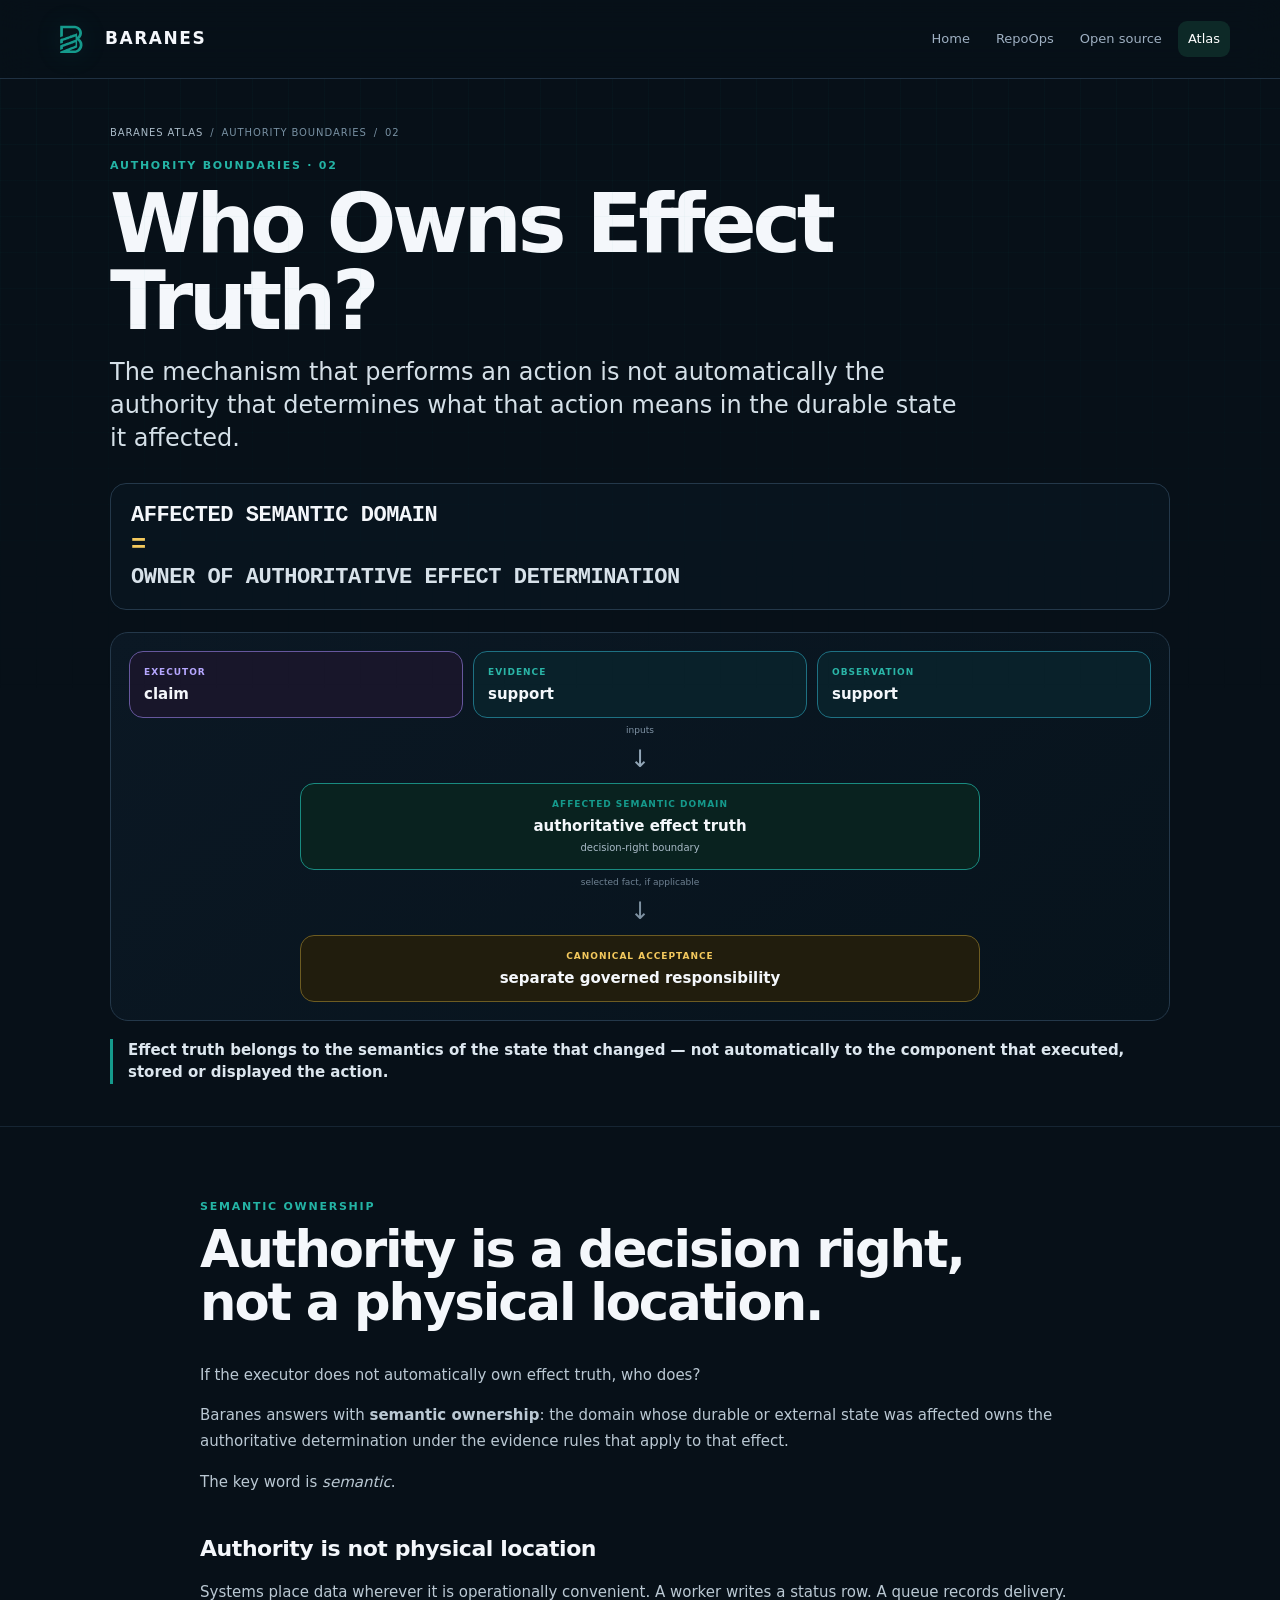
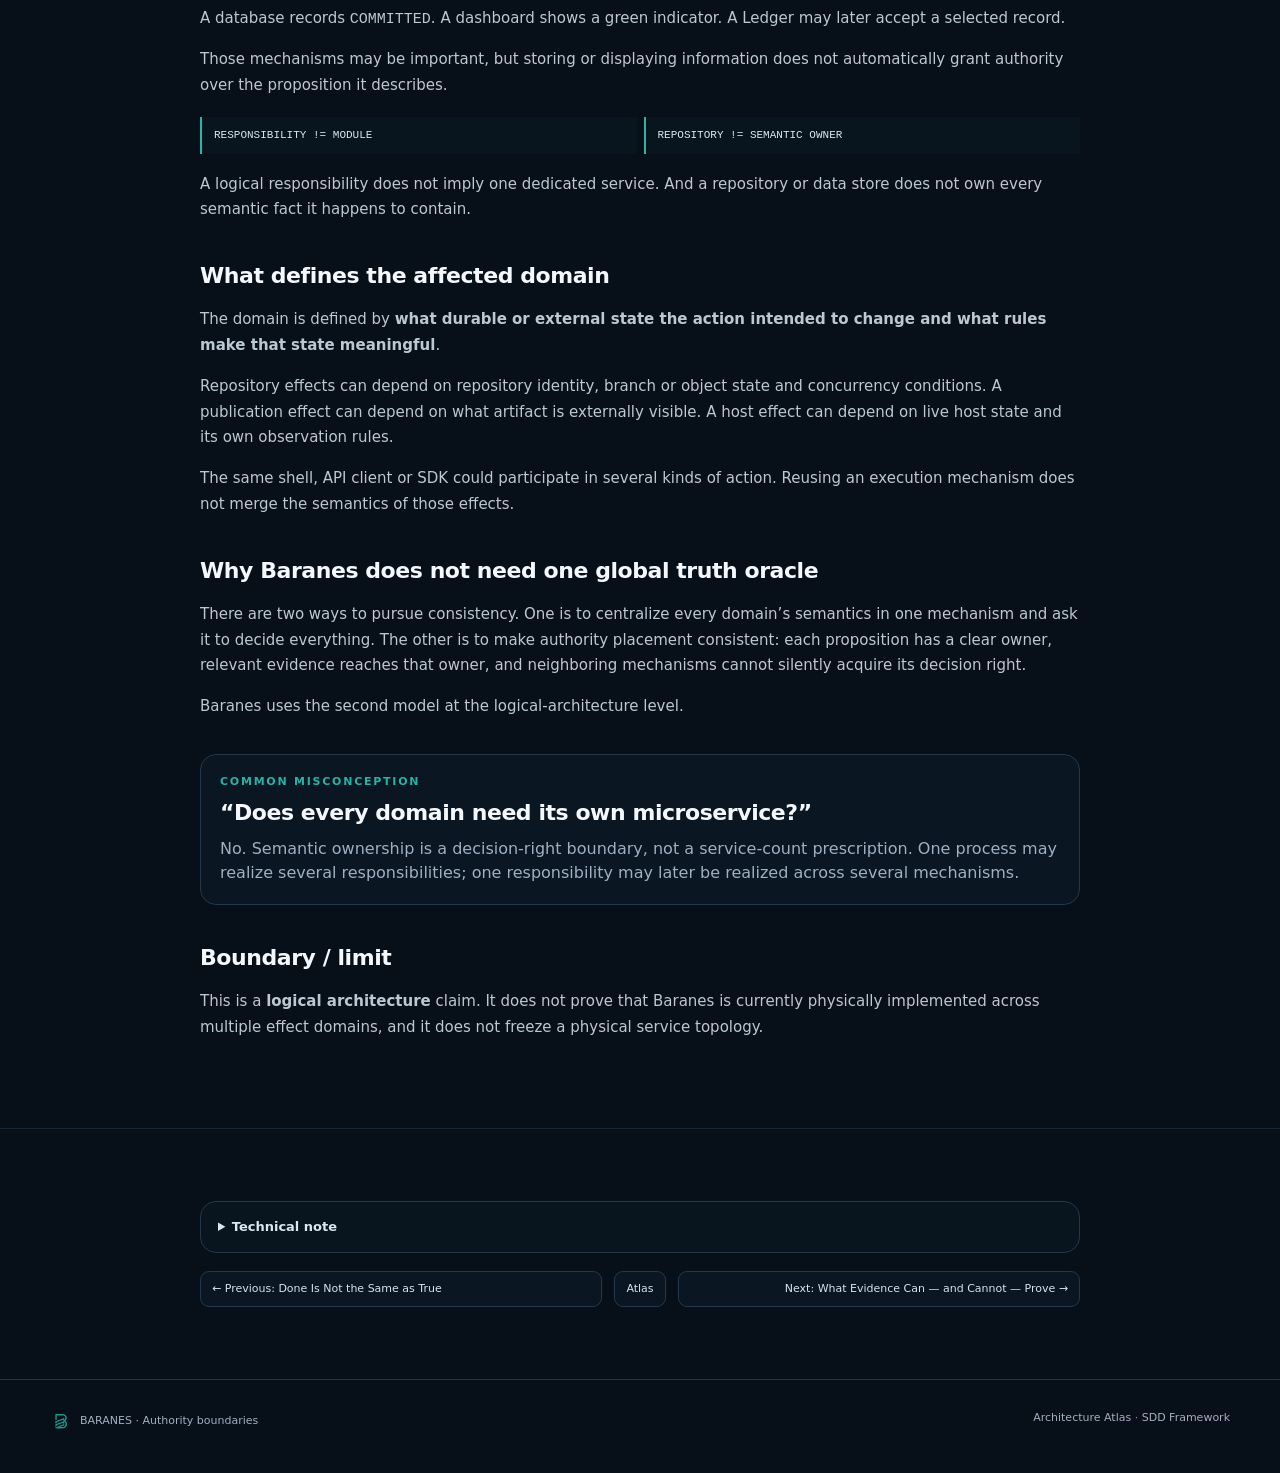
<file: atlas/effect-truth/index.html>
<!doctype html><html lang="en"><head><meta charset="utf-8"><meta name="viewport" content="width=device-width,initial-scale=1"><title>Who Owns Effect Truth? — Baranes</title><meta name="description" content="Baranes places authoritative effect determination with the affected semantic domain without requiring one global truth service or one service per domain."><meta name="theme-color" content="#071018"><link rel="canonical" href="https://magronxo.github.io/baranes-site/atlas/effect-truth/"><meta property="og:title" content="Who Owns Effect Truth? — Baranes"><meta property="og:description" content="Baranes places authoritative effect determination with the affected semantic domain without requiring one global truth service or one service per domain."><meta property="og:type" content="article"><meta property="og:url" content="https://magronxo.github.io/baranes-site/atlas/effect-truth/"><meta name="twitter:card" content="summary"><meta name="twitter:title" content="Who Owns Effect Truth? — Baranes"><meta name="twitter:description" content="Baranes places authoritative effect determination with the affected semantic domain without requiring one global truth service or one service per domain."><link rel="icon" type="image/svg+xml" href="../../assets/baranes-symbol-teal.svg"><link rel="stylesheet" href="../../assets/site.css"><link rel="stylesheet" href="../../assets/brand.css"></head><body><header class="topbar"><div class="shell topbar-inner"><a class="brand" href="../../"><span class="brand-mark">B</span><span>BARANES</span></a><nav class="nav"><a data-nav href="../../">Home</a><a data-nav href="../../repoops/">RepoOps</a><a data-nav href="../../open-source/">Open source</a><a data-nav href="../../atlas/">Atlas</a></nav></div></header><main>
<article class="fascicle-page">
  <section class="shell fascicle-hero">
    <div class="fascicle-breadcrumb"><a href="../">Baranes Atlas</a><span>/</span><span>Authority boundaries</span><span>/</span><span>02</span></div>
    <div class="eyebrow">Authority boundaries · 02</div>
    <h1>Who Owns Effect Truth?</h1>
    <p class="fascicle-deck">The mechanism that performs an action is not automatically the authority that determines what that action means in the durable state it affected.</p>
    <div class="concept-equation concept-equation-stack"><span>AFFECTED SEMANTIC DOMAIN</span><strong>=</strong><span>OWNER OF AUTHORITATIVE EFFECT DETERMINATION</span></div>
    <div class="authority-diagram diagram-domain" aria-label="Executor evidence and observations support the affected semantic domain, with canonical acceptance separate">
      <div class="authority-inputs"><div class="authority-node claim"><span>Executor</span><b>claim</b></div><div class="authority-node evidence"><span>Evidence</span><b>support</b></div><div class="authority-node evidence"><span>Observation</span><b>support</b></div></div>
      <div class="authority-edge vertical"><span>inputs</span><b>↓</b></div>
      <div class="authority-node authority wide"><span>Affected semantic domain</span><b>authoritative effect truth</b><small>decision-right boundary</small></div>
      <div class="authority-edge vertical separate"><span>selected fact, if applicable</span><b>↓</b></div>
      <div class="authority-node acceptance wide"><span>Canonical acceptance</span><b>separate governed responsibility</b></div>
    </div>
    <p class="fascicle-takeaway">Effect truth belongs to the semantics of the state that changed — not automatically to the component that executed, stored or displayed the action.</p>
  </section>

  <section class="section fascicle-read"><div class="shell fascicle-copy">
    <div class="section-head"><div class="kicker">Semantic ownership</div><h2>Authority is a decision right, not a physical location.</h2></div>
    <p>If the executor does not automatically own effect truth, who does?</p>
    <p>Baranes answers with <strong>semantic ownership</strong>: the domain whose durable or external state was affected owns the authoritative determination under the evidence rules that apply to that effect.</p>
    <p>The key word is <em>semantic</em>.</p>

    <h3>Authority is not physical location</h3>
    <p>Systems place data wherever it is operationally convenient. A worker writes a status row. A queue records delivery. A database records <code>COMMITTED</code>. A dashboard shows a green indicator. A Ledger may later accept a selected record.</p>
    <p>Those mechanisms may be important, but storing or displaying information does not automatically grant authority over the proposition it describes.</p>
    <div class="concept-stack two"><code>RESPONSIBILITY != MODULE</code><code>REPOSITORY != SEMANTIC OWNER</code></div>
    <p>A logical responsibility does not imply one dedicated service. And a repository or data store does not own every semantic fact it happens to contain.</p>

    <h3>What defines the affected domain</h3>
    <p>The domain is defined by <strong>what durable or external state the action intended to change and what rules make that state meaningful</strong>.</p>
    <p>Repository effects can depend on repository identity, branch or object state and concurrency conditions. A publication effect can depend on what artifact is externally visible. A host effect can depend on live host state and its own observation rules.</p>
    <p>The same shell, API client or SDK could participate in several kinds of action. Reusing an execution mechanism does not merge the semantics of those effects.</p>

    <h3>Why Baranes does not need one global truth oracle</h3>
    <p>There are two ways to pursue consistency. One is to centralize every domain’s semantics in one mechanism and ask it to decide everything. The other is to make authority placement consistent: each proposition has a clear owner, relevant evidence reaches that owner, and neighboring mechanisms cannot silently acquire its decision right.</p>
    <p>Baranes uses the second model at the logical-architecture level.</p>

    <div class="misconception"><div class="kicker">Common misconception</div><h3>“Does every domain need its own microservice?”</h3><p>No. Semantic ownership is a decision-right boundary, not a service-count prescription. One process may realize several responsibilities; one responsibility may later be realized across several mechanisms.</p></div>

    <h3>Boundary / limit</h3>
    <p>This is a <strong>logical architecture</strong> claim. It does not prove that Baranes is currently physically implemented across multiple effect domains, and it does not freeze a physical service topology.</p>
  </div></section>

  <section class="section"><div class="shell fascicle-copy">
    <details class="technical-expander"><summary>Technical note</summary><div class="technical-body">
      <p>Neighboring responsibilities remain separate:</p>
      <div class="concept-stack"><code>EFFECT SEMANTIC DOMAIN != EXECUTOR</code><code>EFFECT SEMANTIC DOMAIN != EVIDENCE</code><code>EFFECT SEMANTIC DOMAIN != OBSERVATION</code><code>EFFECT SEMANTIC DOMAIN != CANONICAL ACCEPTANCE</code></div>
      <p>The executor reports its execution. Evidence and observations support a determination. The affected semantic domain owns effect truth. A separate accepting authority may later admit a selected fact as canonical.</p>
      <p>Determining <strong>what effect exists</strong> and deciding <strong>what recovery or retry is legitimate</strong> are also related but distinct responsibilities.</p>
      <p><strong>Maturity:</strong> canonical logical architecture. The responsibility graph is defined; the number of services, databases, runtimes or repositories that realize it is not frozen here.</p>
      <p><strong>Bounded example:</strong> RepoOps may illustrate repository-domain effect semantics, but it does not become the generic Baranes truth layer and its Git/filesystem/process mechanics must not be generalized to every domain.</p>
    </div></details>
    <nav class="fascicle-nav three" aria-label="Authority boundaries series"><a href="../done-vs-true/">← Previous: Done Is Not the Same as True</a><a href="../">Atlas</a><a href="../evidence-and-truth/">Next: What Evidence Can — and Cannot — Prove →</a></nav>
  </div></section>
</article></main><footer class="footer"><div class="shell footer-inner"><span>BARANES · Authority boundaries</span><span><a href="../../atlas/">Architecture Atlas</a> · <a href="https://github.com/CollSalvia-Org/sdd-framework">SDD Framework</a></span></div></footer><script src="../../assets/site.js"></script></body></html>
</file>
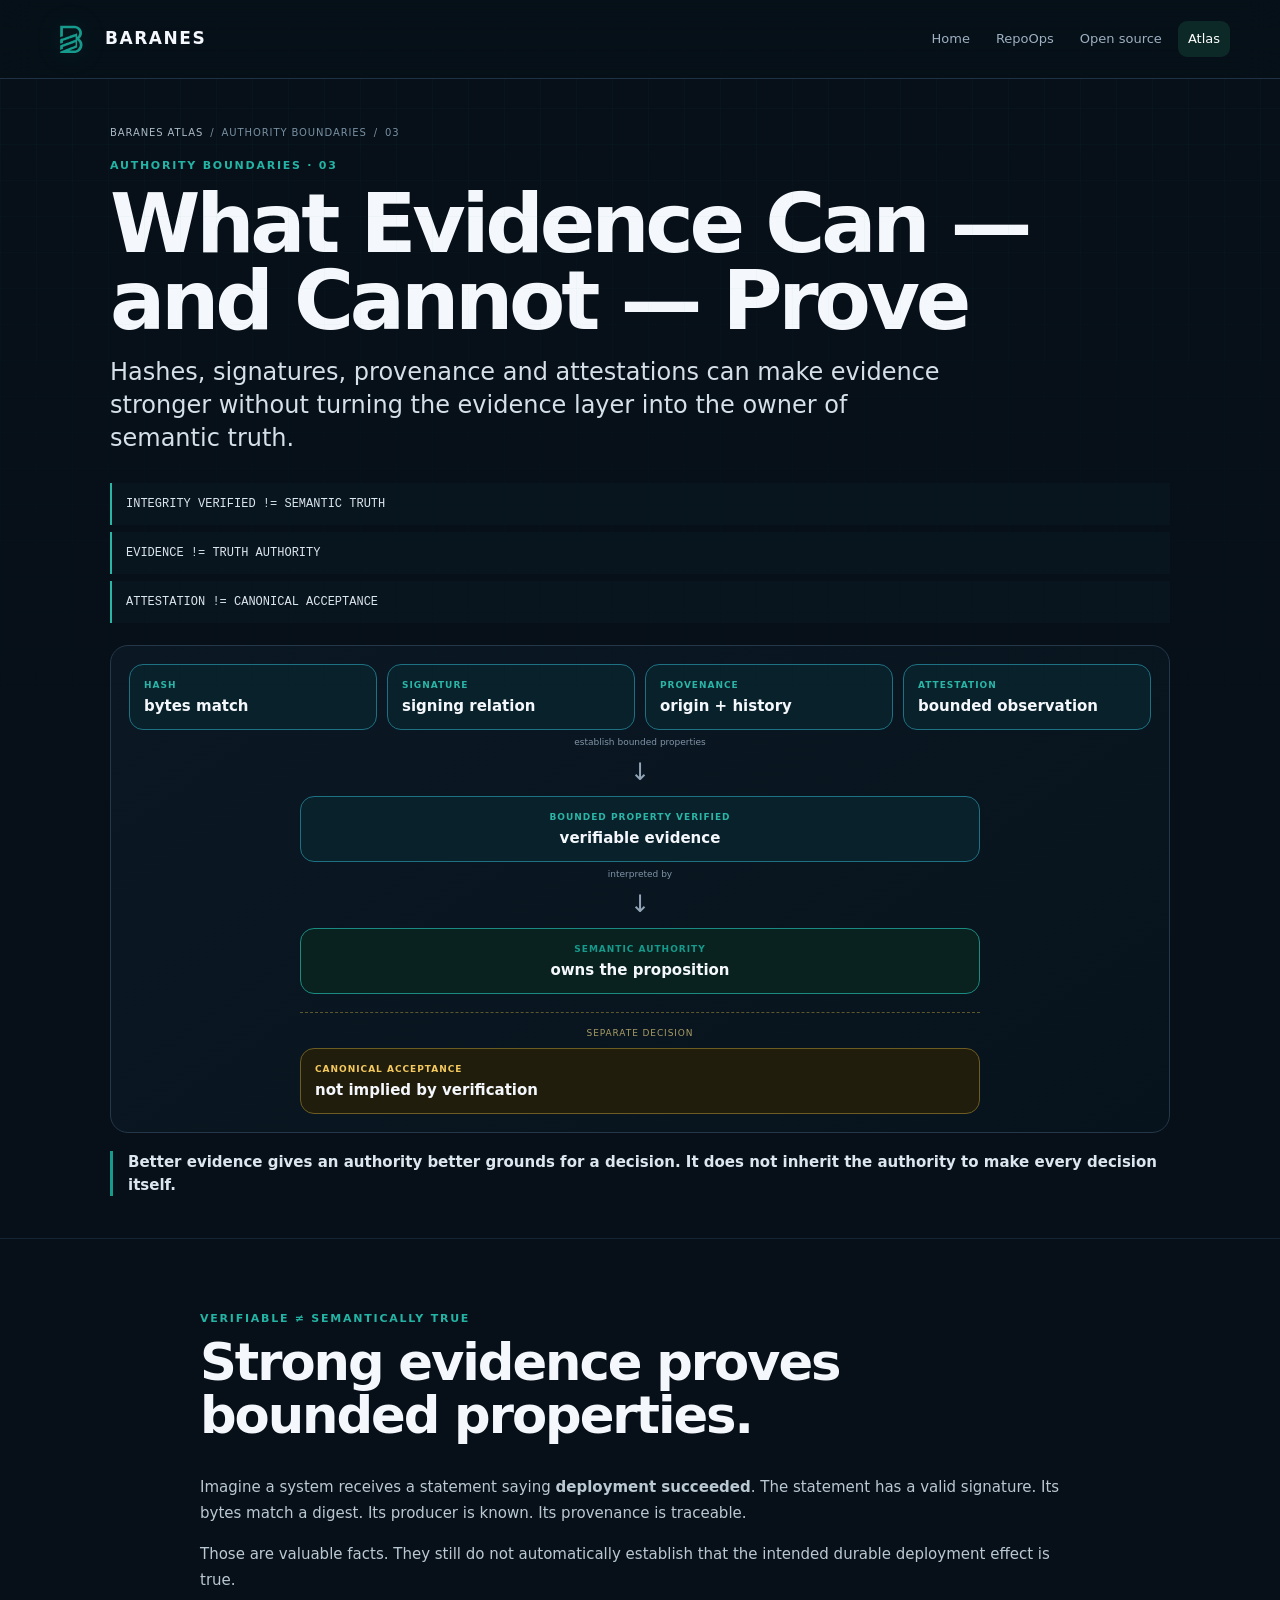
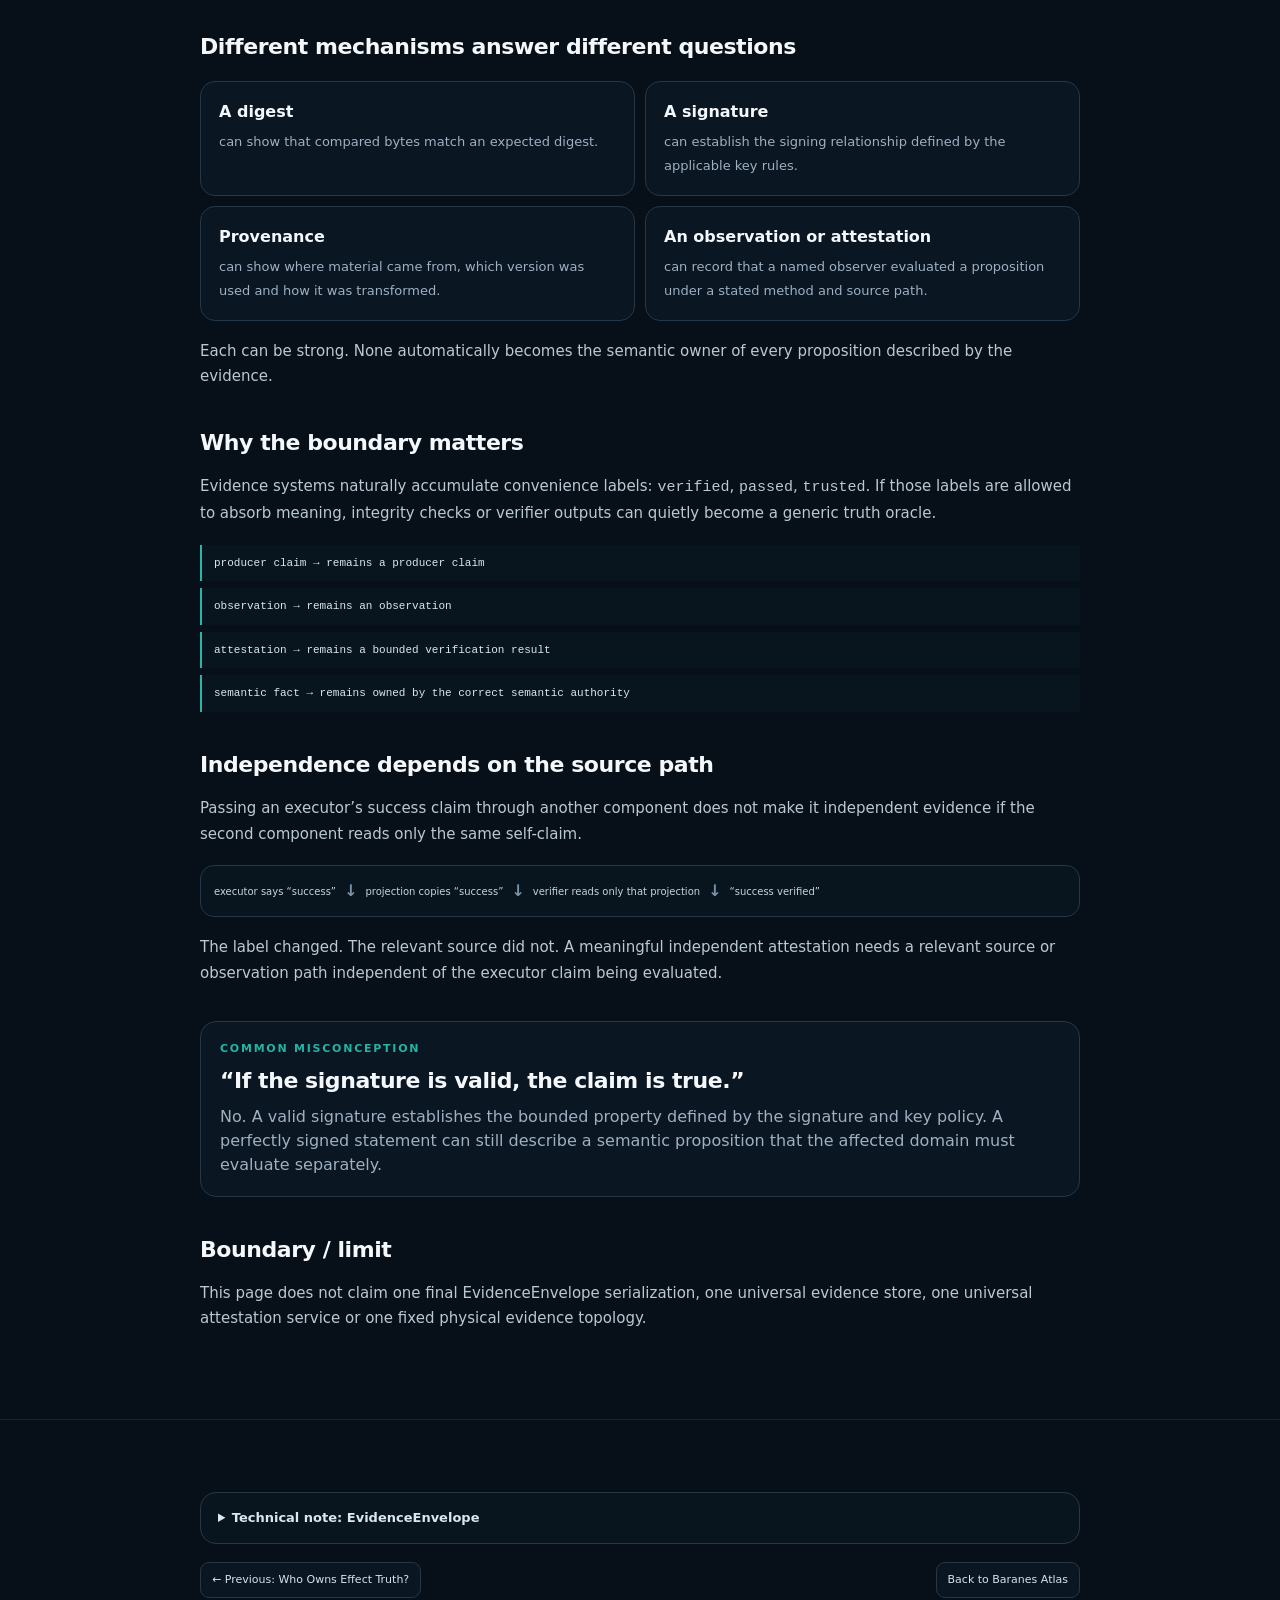
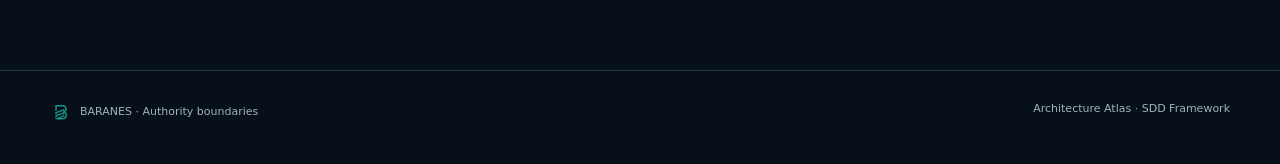
<file: atlas/evidence-and-truth/index.html>
<!doctype html><html lang="en"><head><meta charset="utf-8"><meta name="viewport" content="width=device-width,initial-scale=1"><title>What Evidence Can — and Cannot — Prove — Baranes</title><meta name="description" content="Hashes, signatures, provenance and attestations can strengthen evidence without becoming semantic truth authority or canonical acceptance."><meta name="theme-color" content="#071018"><link rel="canonical" href="https://magronxo.github.io/baranes-site/atlas/evidence-and-truth/"><meta property="og:title" content="What Evidence Can — and Cannot — Prove — Baranes"><meta property="og:description" content="Hashes, signatures, provenance and attestations can strengthen evidence without becoming semantic truth authority or canonical acceptance."><meta property="og:type" content="article"><meta property="og:url" content="https://magronxo.github.io/baranes-site/atlas/evidence-and-truth/"><meta name="twitter:card" content="summary"><meta name="twitter:title" content="What Evidence Can — and Cannot — Prove — Baranes"><meta name="twitter:description" content="Hashes, signatures, provenance and attestations can strengthen evidence without becoming semantic truth authority or canonical acceptance."><link rel="icon" type="image/svg+xml" href="../../assets/baranes-symbol-teal.svg"><link rel="stylesheet" href="../../assets/site.css"><link rel="stylesheet" href="../../assets/brand.css"></head><body><header class="topbar"><div class="shell topbar-inner"><a class="brand" href="../../"><span class="brand-mark">B</span><span>BARANES</span></a><nav class="nav"><a data-nav href="../../">Home</a><a data-nav href="../../repoops/">RepoOps</a><a data-nav href="../../open-source/">Open source</a><a data-nav href="../../atlas/">Atlas</a></nav></div></header><main>
<article class="fascicle-page">
  <section class="shell fascicle-hero">
    <div class="fascicle-breadcrumb"><a href="../">Baranes Atlas</a><span>/</span><span>Authority boundaries</span><span>/</span><span>03</span></div>
    <div class="eyebrow">Authority boundaries · 03</div>
    <h1>What Evidence Can — and Cannot — Prove</h1>
    <p class="fascicle-deck">Hashes, signatures, provenance and attestations can make evidence stronger without turning the evidence layer into the owner of semantic truth.</p>
    <div class="concept-stack hero-stack"><code>INTEGRITY VERIFIED != SEMANTIC TRUTH</code><code>EVIDENCE != TRUTH AUTHORITY</code><code>ATTESTATION != CANONICAL ACCEPTANCE</code></div>
    <div class="authority-diagram diagram-evidence" aria-label="Evidence mechanisms establish bounded properties which semantic authority interprets, while canonical acceptance remains separate">
      <div class="authority-inputs four"><div class="authority-node evidence"><span>Hash</span><b>bytes match</b></div><div class="authority-node evidence"><span>Signature</span><b>signing relation</b></div><div class="authority-node evidence"><span>Provenance</span><b>origin + history</b></div><div class="authority-node evidence"><span>Attestation</span><b>bounded observation</b></div></div>
      <div class="authority-edge vertical"><span>establish bounded properties</span><b>↓</b></div>
      <div class="authority-node evidence wide"><span>Bounded property verified</span><b>verifiable evidence</b></div>
      <div class="authority-edge vertical"><span>interpreted by</span><b>↓</b></div>
      <div class="authority-node authority wide"><span>Semantic authority</span><b>owns the proposition</b></div>
      <div class="acceptance-aside"><span>Separate decision</span><div class="authority-node acceptance"><span>Canonical acceptance</span><b>not implied by verification</b></div></div>
    </div>
    <p class="fascicle-takeaway">Better evidence gives an authority better grounds for a decision. It does not inherit the authority to make every decision itself.</p>
  </section>

  <section class="section fascicle-read"><div class="shell fascicle-copy">
    <div class="section-head"><div class="kicker">Verifiable ≠ semantically true</div><h2>Strong evidence proves bounded properties.</h2></div>
    <p>Imagine a system receives a statement saying <strong>deployment succeeded</strong>. The statement has a valid signature. Its bytes match a digest. Its producer is known. Its provenance is traceable.</p>
    <p>Those are valuable facts. They still do not automatically establish that the intended durable deployment effect is true.</p>

    <h3>Different mechanisms answer different questions</h3>
    <div class="evidence-grid"><div class="feature"><b>A digest</b><span>can show that compared bytes match an expected digest.</span></div><div class="feature"><b>A signature</b><span>can establish the signing relationship defined by the applicable key rules.</span></div><div class="feature"><b>Provenance</b><span>can show where material came from, which version was used and how it was transformed.</span></div><div class="feature"><b>An observation or attestation</b><span>can record that a named observer evaluated a proposition under a stated method and source path.</span></div></div>
    <p>Each can be strong. None automatically becomes the semantic owner of every proposition described by the evidence.</p>

    <h3>Why the boundary matters</h3>
    <p>Evidence systems naturally accumulate convenience labels: <code>verified</code>, <code>passed</code>, <code>trusted</code>. If those labels are allowed to absorb meaning, integrity checks or verifier outputs can quietly become a generic truth oracle.</p>
    <div class="concept-stack"><code>producer claim → remains a producer claim</code><code>observation → remains an observation</code><code>attestation → remains a bounded verification result</code><code>semantic fact → remains owned by the correct semantic authority</code></div>

    <h3>Independence depends on the source path</h3>
    <p>Passing an executor’s success claim through another component does not make it independent evidence if the second component reads only the same self-claim.</p>
    <div class="mini-flow"><span>executor says “success”</span><b>↓</b><span>projection copies “success”</span><b>↓</b><span>verifier reads only that projection</span><b>↓</b><span>“success verified”</span></div>
    <p>The label changed. The relevant source did not. A meaningful independent attestation needs a relevant source or observation path independent of the executor claim being evaluated.</p>

    <div class="misconception"><div class="kicker">Common misconception</div><h3>“If the signature is valid, the claim is true.”</h3><p>No. A valid signature establishes the bounded property defined by the signature and key policy. A perfectly signed statement can still describe a semantic proposition that the affected domain must evaluate separately.</p></div>

    <h3>Boundary / limit</h3>
    <p>This page does not claim one final EvidenceEnvelope serialization, one universal evidence store, one universal attestation service or one fixed physical evidence topology.</p>
  </div></section>

  <section class="section"><div class="shell fascicle-copy">
    <details class="technical-expander"><summary>Technical note: EvidenceEnvelope</summary><div class="technical-body">
      <p>Baranes uses an <code>EvidenceEnvelope</code> concept to keep evidence context bound: subject and claim identity, source/version, producer or collector, time/order, references or digests, provenance, verification context, known gaps, sensitivity and correction/supersession context can travel together where useful.</p>
      <p>The important rule is not the field list:</p>
      <blockquote>Packaging or referencing a source does not transfer the source’s semantic authority to the envelope.</blockquote>
      <p>The conceptual baseline is <strong>not</strong> a promise of one concrete API, storage format or serialization.</p>
      <p>Independent attestation can be especially strong because its relevant source path is independent of the executor self-claim. It still supplies a bounded evidence result. The affected semantic domain retains effect-truth authority.</p>
      <div class="concept-equation compact"><span>ATTESTATION</span><strong>!=</strong><span>CANONICAL FACT ACCEPTANCE</span></div>
      <p><strong>Maturity:</strong> canonical logical architecture. Evidence/provenance authority boundaries are defined conceptually; final physical schema, provider and service topology remain separate decisions.</p>
      <p><strong>Bounded example:</strong> RepoOps can illustrate structured evidence composition in a repository domain. That does not make its evidence mechanics a universal Baranes service, and it does not by itself prove production-independent attestation.</p>
    </div></details>
    <nav class="fascicle-nav" aria-label="Authority boundaries series"><a href="../effect-truth/">← Previous: Who Owns Effect Truth?</a><a href="../">Back to Baranes Atlas</a></nav>
  </div></section>
</article></main><footer class="footer"><div class="shell footer-inner"><span>BARANES · Authority boundaries</span><span><a href="../../atlas/">Architecture Atlas</a> · <a href="https://github.com/CollSalvia-Org/sdd-framework">SDD Framework</a></span></div></footer><script src="../../assets/site.js"></script></body></html>
</file>
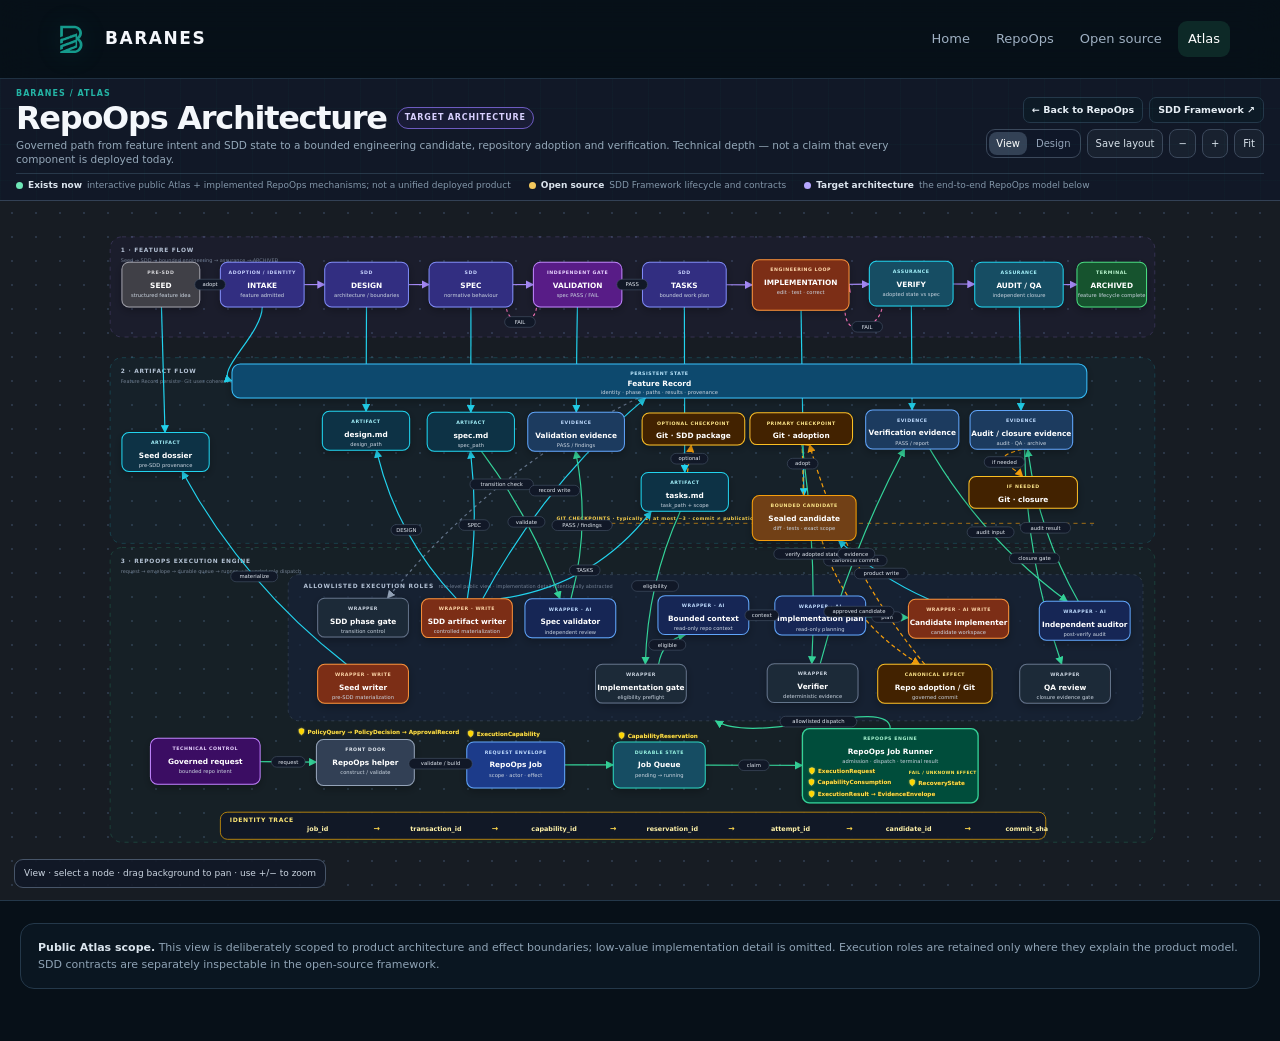
<file: atlas/repoops/index.html>
<!doctype html>
<html lang="en">
<head>
  <meta charset="utf-8">
  <meta name="viewport" content="width=device-width,initial-scale=1">
  <title>RepoOps Architecture — Baranes Atlas</title>
  <meta name="description" content="Interactive public target-architecture model of RepoOps: SDD lifecycle, bounded candidates, governed repository adoption, evidence and execution primitives.">
  <meta name="theme-color" content="#071018">
  <link rel="canonical" href="https://magronxo.github.io/baranes-site/atlas/repoops/">
  <meta property="og:title" content="RepoOps Architecture — Baranes Atlas">
  <meta property="og:description" content="Interactive public target-architecture model of RepoOps: SDD lifecycle, bounded candidates, governed repository adoption, evidence and execution primitives.">
  <meta property="og:type" content="website">
  <meta property="og:url" content="https://magronxo.github.io/baranes-site/atlas/repoops/">
  <meta name="twitter:card" content="summary">
  <meta name="twitter:title" content="RepoOps Architecture — Baranes Atlas">
  <meta name="twitter:description" content="Interactive public target-architecture model of RepoOps: SDD lifecycle, bounded candidates, governed repository adoption, evidence and execution primitives.">
  <link rel="icon" type="image/svg+xml" href="../../assets/baranes-symbol-teal.svg">
  <link rel="stylesheet" href="../../assets/site.css">
  <link rel="stylesheet" href="../../assets/brand.css">
  <link rel="stylesheet" href="./repoops-public.css">
  <style>
    /* RepoOps Atlas is an inspection surface: prioritise canvas over marketing chrome. */
    .atlas-workspace{
      height:calc(100vh - 78px)!important;
      min-height:680px!important;
      border-top:0;
    }
    .atlas-toolbar{
      display:grid!important;
      grid-template-columns:minmax(0,1fr) auto;
      grid-template-areas:"heading right" "legend legend";
      align-items:center!important;
      gap:7px 18px!important;
      padding:9px 16px 8px!important;
    }
    .atlas-toolbar-heading{grid-area:heading;min-width:0}
    .atlas-toolbar-heading .atlas-kicker{margin-bottom:2px}
    .atlas-toolbar-heading .atlas-kicker a{color:inherit;text-decoration:none}
    .atlas-toolbar-title-row{display:flex;align-items:center;gap:10px;flex-wrap:wrap}
    .atlas-toolbar-title-row h1{
      margin:0;
      font-size:clamp(25px,2.5vw,38px);
      line-height:1;
      letter-spacing:-.04em;
    }
    .atlas-toolbar-summary{
      margin:4px 0 0;
      max-width:920px;
      color:#94a7b8;
      font-size:10.5px;
      line-height:1.35;
    }
    .atlas-toolbar-right{
      grid-area:right;
      display:flex;
      flex-direction:column;
      align-items:flex-end;
      gap:6px;
    }
    .atlas-toolbar-right .atlas-public-actions{display:flex;gap:6px;flex-wrap:wrap;justify-content:flex-end}
    .atlas-toolbar-right .btn.compact{padding:5px 8px;font-size:9.5px;border-radius:7px}
    .atlas-toolbar-right .atlas-controls{justify-content:flex-end}
    .atlas-toolbar-legend{
      grid-area:legend;
      display:flex;
      align-items:center;
      gap:18px;
      flex-wrap:wrap;
      padding-top:6px;
      border-top:1px solid #28384a;
      color:#8297a9;
      font-size:9px;
      line-height:1.25;
    }
    .atlas-toolbar-legend>div{display:flex;align-items:center;gap:5px;min-width:0}
    .atlas-toolbar-legend b{color:#dbe5ee;font-size:9px;white-space:nowrap}
    .atlas-toolbar-legend .status-dot{flex:0 0 7px}
    .public-status{font-size:8px;padding:4px 7px}
    @media(max-width:900px){
      .atlas-workspace{height:760px!important;min-height:720px!important}
      .atlas-toolbar{
        grid-template-columns:1fr!important;
        grid-template-areas:"heading" "right" "legend"!important;
        align-items:stretch!important;
      }
      .atlas-toolbar-right{align-items:flex-start}
      .atlas-toolbar-right .atlas-public-actions,.atlas-toolbar-right .atlas-controls{justify-content:flex-start;width:100%}
      .atlas-toolbar-legend{display:grid;grid-template-columns:1fr;gap:4px}
    }
  </style>
</head>
<body data-atlas-mode="view">
<header class="topbar public-topbar">
  <div class="shell topbar-inner">
    <a class="brand" href="../../"><span class="brand-mark">B</span><span>BARANES</span></a>
    <nav class="nav">
      <a data-nav href="../../">Home</a>
      <a data-nav href="../../repoops/">RepoOps</a>
      <a data-nav href="../../open-source/">Open source</a>
      <a data-nav href="../">Atlas</a>
    </nav>
  </div>
</header>
<main class="atlas-page">
  <section class="atlas-workspace">
    <header class="atlas-toolbar">
      <div class="atlas-toolbar-heading">
        <div class="atlas-kicker"><a href="../">BARANES / ATLAS</a></div>
        <div class="atlas-toolbar-title-row">
          <h1>RepoOps Architecture</h1>
          <span class="public-status target">TARGET ARCHITECTURE</span>
        </div>
        <p class="atlas-toolbar-summary">Governed path from feature intent and SDD state to a bounded engineering candidate, repository adoption and verification. Technical depth — not a claim that every component is deployed today.</p>
      </div>
      <div class="atlas-toolbar-right">
        <div class="atlas-public-actions">
          <a class="btn secondary compact" href="../../repoops/">← Back to RepoOps</a>
          <a class="btn secondary compact" href="https://github.com/CollSalvia-Org/sdd-framework">SDD Framework ↗</a>
        </div>
        <div class="atlas-controls">
          <span class="atlas-mode-group"><button id="mode-view" type="button">View</button><button id="mode-design" type="button">Design</button></span>
          <button id="save-layout" type="button">Save layout</button>
          <button id="zoom-out" type="button" title="Zoom out" aria-label="Zoom out">−</button><button id="zoom-in" type="button" title="Zoom in" aria-label="Zoom in">+</button><button id="fit" type="button">Fit</button>
        </div>
      </div>
      <div class="atlas-toolbar-legend" aria-label="Public status legend">
        <div><span class="status-dot now"></span><b>Exists now</b><span>interactive public Atlas + implemented RepoOps mechanisms; not a unified deployed product</span></div>
        <div><span class="status-dot oss"></span><b>Open source</b><span>SDD Framework lifecycle and contracts</span></div>
        <div><span class="status-dot target"></span><b>Target architecture</b><span>the end-to-end RepoOps model below</span></div>
      </div>
    </header>
    <div class="atlas-canvas-wrap">
      <svg id="repoops-atlas" viewBox="-168.83 89.02 2171.23 1016.83" aria-label="RepoOps public target architecture">
        <defs>
          <marker id="a-default" viewBox="0 0 10 10" refX="9" refY="5" markerWidth="7" markerHeight="7" orient="auto"><path d="M0 0L10 5L0 10z" fill="#94a3b8"/></marker>
          <marker id="a-flow" viewBox="0 0 10 10" refX="9" refY="5" markerWidth="7" markerHeight="7" orient="auto"><path d="M0 0L10 5L0 10z" fill="#a78bfa"/></marker>
          <marker id="a-artifact" viewBox="0 0 10 10" refX="9" refY="5" markerWidth="7" markerHeight="7" orient="auto"><path d="M0 0L10 5L0 10z" fill="#22d3ee"/></marker>
          <marker id="a-engine" viewBox="0 0 10 10" refX="9" refY="5" markerWidth="7" markerHeight="7" orient="auto"><path d="M0 0L10 5L0 10z" fill="#34d399"/></marker>
          <marker id="a-git" viewBox="0 0 10 10" refX="9" refY="5" markerWidth="7" markerHeight="7" orient="auto"><path d="M0 0L10 5L0 10z" fill="#f59e0b"/></marker>
          <marker id="a-return" viewBox="0 0 10 10" refX="9" refY="5" markerWidth="7" markerHeight="7" orient="auto"><path d="M0 0L10 5L0 10z" fill="#f472b6"/></marker>
          <filter id="atlas-shadow" x="-20%" y="-30%" width="140%" height="170%"><feDropShadow dx="0" dy="5" stdDeviation="7" flood-color="#000" flood-opacity=".28"/></filter>
        </defs>
        <g id="zones"></g>
        <g id="edges"></g>
        <g id="nodes"></g>
        <g id="primitives"></g>
        <g id="labels"></g>
        <g id="handles"></g>
        <g id="identity"></g>
      </svg>
      <div id="atlas-status" class="atlas-status">View · select a node · drag background to pan · use +/− to zoom</div>
      <aside id="atlas-card" class="atlas-card" aria-live="polite"></aside>
    </div>
  </section>
  <section class="atlas-disclosure-note">
    <b>Public Atlas scope.</b> This view is deliberately scoped to product architecture and effect boundaries; low-value implementation detail is omitted. Execution roles are retained only where they explain the product model. SDD contracts are separately inspectable in the open-source framework.
  </section>
</main>
<script src="../../assets/site.js"></script>
<script src="./repoops-public.js"></script>
</body>
</html>
</file>
<file: assets/site.css>
:root{
  color-scheme:dark;
  --bg:#071018;
  --surface:#0c1722;
  --surface-2:#111f2d;
  --line:#24384a;
  --line-soft:#193044;
  --text:#f4f7fb;
  --muted:#9eb0c2;
  --soft:#c9d4de;
  --amber:#f4c95d;
  --cyan:#65d7e6;
  --green:#6ee7b7;
  --violet:#b6a7ff;
  --max:1180px;
}
*{box-sizing:border-box}
html{scroll-behavior:smooth}
body{margin:0;background:var(--bg);color:var(--text);font-family:Inter,ui-sans-serif,system-ui,-apple-system,BlinkMacSystemFont,"Segoe UI",sans-serif;line-height:1.5}
body:before{content:"";position:fixed;inset:0;pointer-events:none;background-image:linear-gradient(rgba(101,215,230,.035) 1px,transparent 1px),linear-gradient(90deg,rgba(101,215,230,.035) 1px,transparent 1px);background-size:36px 36px;mask-image:linear-gradient(to bottom,black,transparent 80%)}
a{color:inherit}.shell{width:min(var(--max),calc(100% - 40px));margin:auto}.topbar{position:sticky;top:0;z-index:50;border-bottom:1px solid rgba(36,56,74,.85);background:rgba(7,16,24,.88);backdrop-filter:blur(18px)}
.topbar-inner{height:72px;display:flex;align-items:center;justify-content:space-between;gap:22px}.brand{display:flex;align-items:center;gap:11px;text-decoration:none;font-weight:850;letter-spacing:.06em}.brand-mark{width:28px;height:28px;border:1px solid #496679;border-radius:8px;display:grid;place-items:center;font-size:11px;color:var(--amber);background:linear-gradient(145deg,#112331,#09151f)}.nav{display:flex;gap:6px;align-items:center;flex-wrap:wrap}.nav a{padding:8px 10px;border-radius:9px;color:var(--muted);font-size:13px;text-decoration:none}.nav a:hover,.nav a.active{background:#11202d;color:#fff}.nav .github{border:1px solid var(--line);color:#e7edf4}
.hero{padding:96px 0 72px;display:grid;grid-template-columns:minmax(0,1.18fr) minmax(340px,.82fr);gap:64px;align-items:center}.eyebrow,.kicker{font-size:11px;font-weight:850;letter-spacing:.16em;text-transform:uppercase;color:var(--cyan)}.hero h1{font-size:clamp(52px,7vw,92px);line-height:.93;letter-spacing:-.055em;margin:14px 0 22px}.lede{max-width:760px;font-size:clamp(19px,2vw,25px);line-height:1.35;color:#dce6ee;margin:0}.hero-copy{margin-top:24px;max-width:720px;font-size:15px;color:var(--muted)}.cta-row{display:flex;gap:11px;flex-wrap:wrap;margin-top:30px}.btn{display:inline-flex;align-items:center;justify-content:center;gap:7px;padding:11px 14px;border-radius:10px;text-decoration:none;font-size:13px;font-weight:780;border:1px solid var(--line)}.btn.primary{background:var(--text);color:#071018;border-color:var(--text)}.btn.secondary{background:#0d1a26;color:#e7eef5}.hero-panel{border:1px solid var(--line);border-radius:24px;padding:22px;background:linear-gradient(160deg,rgba(17,31,45,.96),rgba(8,20,29,.96));box-shadow:0 28px 80px rgba(0,0,0,.25)}.status-grid{display:grid;gap:10px}.status-card{border:1px solid var(--line-soft);border-radius:14px;padding:14px 15px;background:#0a1621}.status-label{font-size:9px;font-weight:900;letter-spacing:.12em;text-transform:uppercase;margin-bottom:5px}.status-label.now{color:var(--green)}.status-label.oss{color:var(--amber)}.status-label.target{color:var(--violet)}.status-card b{display:block;font-size:15px;margin-bottom:3px}.status-card p{margin:0;font-size:12px;color:var(--muted)}
.section{padding:72px 0;border-top:1px solid rgba(36,56,74,.55)}.section-head{max-width:780px;margin-bottom:34px}.section h2{font-size:clamp(32px,4vw,54px);line-height:1.03;letter-spacing:-.04em;margin:8px 0 13px}.section-head p{margin:0;color:var(--muted);font-size:16px}.cards{display:grid;grid-template-columns:repeat(3,minmax(0,1fr));gap:14px}.card{min-height:230px;padding:20px;border:1px solid var(--line);border-radius:18px;background:linear-gradient(145deg,#0e1c29,#09151f);display:flex;flex-direction:column}.card .num{font-size:10px;color:#6f879a;font-weight:800}.card h3{font-size:20px;margin:26px 0 10px}.card p{font-size:13px;color:var(--muted);margin:0}.card a{margin-top:auto;padding-top:24px;text-decoration:none;font-size:12px;font-weight:820;color:var(--cyan)}.problem-grid{display:grid;grid-template-columns:1fr 1fr;gap:18px}.quote-box{border:1px solid var(--line);border-radius:20px;padding:26px;background:#0a1621}.quote-box strong{font-size:25px;line-height:1.18;letter-spacing:-.025em;display:block}.quote-box p{color:var(--muted);font-size:13px;margin:16px 0 0}.principles{display:grid;gap:12px}.principle{padding:16px 18px;border-left:2px solid var(--cyan);background:#0a1621}.principle b{display:block;margin-bottom:4px}.principle span{font-size:13px;color:var(--muted)}
.flow{display:grid;grid-template-columns:repeat(5,minmax(0,1fr));gap:8px;align-items:stretch}.flow-step{position:relative;padding:16px 14px;border:1px solid var(--line);border-radius:14px;background:#0b1824}.flow-step:not(:last-child):after{content:"→";position:absolute;right:-11px;top:50%;transform:translateY(-50%);color:#7890a2;background:var(--bg);padding:2px}.flow-step b{display:block;font-size:12px;margin-bottom:5px}.flow-step span{font-size:10px;color:var(--muted)}
.proof-row{display:grid;grid-template-columns:1.2fr .8fr;gap:18px}.proof{border:1px solid var(--line);border-radius:18px;padding:22px;background:#0b1824}.proof h3{margin:0 0 9px;font-size:20px}.proof p{margin:0;color:var(--muted);font-size:13px}.proof .meta{margin-top:18px;display:flex;gap:8px;flex-wrap:wrap}.pill{border:1px solid var(--line);border-radius:999px;padding:5px 8px;font-size:10px;color:#bdcbd7}.callout{border:1px solid #514924;border-radius:18px;padding:22px;background:linear-gradient(145deg,#211d0d,#11180f)}.callout .kicker{color:var(--amber)}.callout h3{font-size:23px;margin:8px 0}.callout p{font-size:13px;color:#cfcaa9}.callout a{color:#fff;text-decoration:none;font-size:12px;font-weight:850}
.page-hero{padding:78px 0 54px;max-width:900px}.page-hero h1{font-size:clamp(48px,6vw,78px);line-height:.96;letter-spacing:-.05em;margin:12px 0 20px}.page-hero p{font-size:19px;color:#cbd7e1;max-width:780px}.label-row{display:flex;gap:8px;flex-wrap:wrap;margin-top:24px}.label{font-size:10px;font-weight:850;letter-spacing:.08em;text-transform:uppercase;padding:6px 8px;border-radius:8px;border:1px solid var(--line)}.label.target{color:var(--violet)}.label.now{color:var(--green)}.label.oss{color:var(--amber)}.two-col{display:grid;grid-template-columns:1fr 1fr;gap:20px}.feature-list{display:grid;gap:11px}.feature{padding:18px;border:1px solid var(--line);border-radius:15px;background:#0a1621}.feature b{display:block;margin-bottom:5px}.feature span{font-size:13px;color:var(--muted)}.codeflow{font-family:ui-monospace,SFMono-Regular,Menlo,monospace;font-size:12px;line-height:1.65;white-space:pre-wrap;color:#d7e4ed;border:1px solid var(--line);border-radius:16px;padding:20px;background:#061019;overflow:auto}.disclosure-table{width:100%;border-collapse:collapse;font-size:13px}.disclosure-table th,.disclosure-table td{text-align:left;padding:13px 12px;border-bottom:1px solid var(--line);vertical-align:top}.disclosure-table th{font-size:10px;text-transform:uppercase;letter-spacing:.08em;color:#7890a2}.tag{white-space:nowrap;font-size:9px;font-weight:900;letter-spacing:.08em;border-radius:999px;padding:5px 8px;border:1px solid var(--line)}.tag.keep{color:var(--green)}.tag.simplify{color:var(--cyan)}.tag.restricted{color:#f0a8a8}.tag.stale{color:var(--amber)}
.footer{border-top:1px solid var(--line);padding:30px 0 42px;color:#7890a2;font-size:11px}.footer-inner{display:flex;justify-content:space-between;gap:24px;flex-wrap:wrap}.footer a{text-decoration:none;color:#9fb0c2}
@media(max-width:900px){.hero{grid-template-columns:1fr;gap:34px;padding-top:64px}.cards{grid-template-columns:1fr}.problem-grid,.proof-row,.two-col{grid-template-columns:1fr}.flow{grid-template-columns:1fr 1fr}.flow-step:not(:last-child):after{display:none}.topbar-inner{height:auto;min-height:64px;padding:11px 0;align-items:flex-start;flex-direction:column}.nav{width:100%}.section{padding:52px 0}.shell{width:min(var(--max),calc(100% - 28px))}}
@media(max-width:560px){.flow{grid-template-columns:1fr}.hero h1{font-size:52px}.nav a{font-size:12px;padding:6px 7px}}


/* Atlas authority-boundary fascicles */
.series-index{display:grid;grid-template-columns:repeat(3,minmax(0,1fr));gap:14px}
.series-card{min-height:235px;padding:20px;border:1px solid var(--line);border-radius:18px;background:linear-gradient(145deg,#0e1c29,#09151f);display:flex;flex-direction:column}
.series-card .num{font-size:9px;letter-spacing:.09em;color:var(--cyan);font-weight:850}
.series-card h3{font-size:20px;line-height:1.12;margin:22px 0 10px}
.series-card p{font-size:13px;color:var(--muted);margin:0}
.series-card a{margin-top:auto;padding-top:24px;text-decoration:none;font-size:12px;font-weight:820;color:var(--cyan)}
.series-takeaway{margin-top:16px;padding:14px 16px;border:1px solid var(--line);border-radius:14px;background:#08141e;display:grid;gap:4px;font:700 10px/1.45 ui-monospace,SFMono-Regular,Menlo,monospace;color:#bdcbd7;letter-spacing:.035em}
.fascicle-page{overflow:hidden}
.fascicle-hero{padding:46px 0 42px;max-width:1060px}
.fascicle-breadcrumb{display:flex;gap:7px;align-items:center;flex-wrap:wrap;margin-bottom:18px;font-size:10px;text-transform:uppercase;letter-spacing:.09em;color:#7890a2}
.fascicle-breadcrumb a{text-decoration:none;color:#a9bac7}
.fascicle-hero h1{font-size:clamp(48px,6.5vw,82px);line-height:.94;letter-spacing:-.052em;margin:10px 0 17px;max-width:940px}
.fascicle-deck{font-size:clamp(18px,2vw,24px);line-height:1.38;color:#d5e0e8;max-width:850px;margin:0}
.concept-equation{margin-top:28px;padding:18px 20px;border:1px solid var(--line);border-radius:16px;background:#08141e;display:grid;grid-template-columns:1fr auto 1fr;align-items:center;gap:18px;font:800 clamp(15px,2vw,22px)/1.25 ui-monospace,SFMono-Regular,Menlo,monospace;letter-spacing:-.02em}
.concept-equation strong{color:var(--amber);font-size:1.15em;white-space:nowrap}
.concept-equation span:last-child{text-align:right;color:#d8e2ea}
.concept-equation-stack{grid-template-columns:1fr;gap:7px;text-align:left}.concept-equation-stack strong{line-height:.8}.concept-equation-stack span:last-child{text-align:left}
.concept-equation.compact{margin:16px 0;font-size:13px;padding:13px 14px}
.concept-stack{display:grid;gap:7px;margin:18px 0}.concept-stack.two{grid-template-columns:1fr 1fr}.concept-stack code{display:block;padding:10px 12px;border-left:2px solid var(--cyan);background:#08141e;color:#dce6ee;font-size:11px;white-space:normal}.hero-stack{margin-top:28px}.hero-stack code{font-size:12px;padding:12px 14px}
.authority-diagram{margin-top:22px;padding:18px;border:1px solid var(--line);border-radius:18px;background:linear-gradient(145deg,#0b1824,#07131c)}
.diagram-linear{display:grid;grid-template-columns:1fr minmax(100px,.32fr) 1fr;gap:12px;align-items:center}
.authority-node{border:1px solid var(--line);border-radius:14px;padding:14px;background:#0b1722;min-width:0}.authority-node span{display:block;font-size:9px;font-weight:900;letter-spacing:.11em;text-transform:uppercase;margin-bottom:5px}.authority-node b{display:block;font-size:15px;line-height:1.2}.authority-node small{display:block;margin-top:5px;font-size:10px;color:#a9bac7}.authority-node.claim{border-color:#66579d;background:#18162a}.authority-node.claim span{color:var(--violet)}.authority-node.evidence{border-color:#1e7183;background:#09212a}.authority-node.evidence span{color:var(--cyan)}.authority-node.authority{border-color:#198b80;background:#09221f}.authority-node.authority span{color:var(--brand-teal,#2ab5a7)}.authority-node.acceptance{border-color:#6d5c22;background:#211d0d}.authority-node.acceptance span{color:var(--amber)}.authority-node.wide{max-width:680px;width:100%;margin:auto;text-align:center}
.authority-edge{display:grid;place-items:center;gap:4px;text-align:center;color:#8094a6}.authority-edge span{font-size:9px}.authority-edge b{font-size:24px;font-weight:500;color:#92a6b7}.authority-edge.vertical{margin:6px auto}.authority-edge.separate{opacity:.86}
.authority-inputs{display:grid;grid-template-columns:repeat(3,minmax(0,1fr));gap:10px}.authority-inputs.four{grid-template-columns:repeat(4,minmax(0,1fr))}
.acceptance-aside{margin:18px auto 0;padding-top:14px;border-top:1px dashed #5e562d;max-width:680px}.acceptance-aside>span{display:block;margin-bottom:7px;font-size:9px;text-transform:uppercase;letter-spacing:.1em;color:#aa9d65;text-align:center}
.fascicle-takeaway{margin:18px 0 0;padding-left:15px;border-left:3px solid var(--brand-teal,#159a8c);font-size:15px;font-weight:760;color:#dce6ee}
.fascicle-copy{max-width:880px}.fascicle-copy>p{color:#bac8d3;font-size:15px;line-height:1.72}.fascicle-copy h3{font-size:22px;letter-spacing:-.02em;margin:36px 0 10px}.fascicle-list{color:#c9d5df;padding-left:22px}.fascicle-list li{margin:7px 0}.misconception{margin:34px 0;padding:19px;border:1px solid var(--line);border-radius:16px;background:#0a1621}.misconception h3{margin:6px 0 8px}.misconception p{margin:0;color:var(--muted)}
.technical-expander{border:1px solid var(--line);border-radius:16px;background:#08141e;overflow:hidden}.technical-expander summary{cursor:pointer;padding:15px 17px;font-size:13px;font-weight:820;color:#dce6ee;list-style-position:inside}.technical-expander[open] summary{border-bottom:1px solid var(--line)}.technical-body{padding:16px 18px;color:#aebdca;font-size:13px;line-height:1.65}.technical-body p:first-child{margin-top:0}.technical-body blockquote{margin:16px 0;padding:12px 14px;border-left:2px solid var(--cyan);background:#0a1722;color:#d9e4eb}
.fascicle-nav{display:flex;justify-content:space-between;align-items:center;gap:12px;flex-wrap:wrap;margin-top:18px}.fascicle-nav a{padding:9px 11px;border:1px solid var(--line);border-radius:9px;text-decoration:none;font-size:11px;color:#d8e3eb;background:#0a1621}.fascicle-nav.three{display:grid;grid-template-columns:1fr auto 1fr}.fascicle-nav.three a:last-child{text-align:right}
.evidence-grid{display:grid;grid-template-columns:1fr 1fr;gap:10px;margin:18px 0}.mini-flow{display:flex;align-items:center;gap:8px;flex-wrap:wrap;margin:18px 0;padding:13px;border:1px solid var(--line);border-radius:14px;background:#08141e}.mini-flow span{font-size:10px;color:#c7d4de}.mini-flow b{color:#7c92a5}
@media(max-width:900px){.series-index{grid-template-columns:1fr}.fascicle-hero{padding-top:34px}.authority-inputs.four{grid-template-columns:1fr 1fr}.concept-stack.two{grid-template-columns:1fr}.fascicle-nav.three{grid-template-columns:1fr}.fascicle-nav.three a:last-child{text-align:left}}
@media(max-width:640px){.diagram-linear{grid-template-columns:1fr}.authority-edge{display:flex;justify-content:center}.authority-edge b{transform:rotate(90deg)}.authority-inputs,.authority-inputs.four{grid-template-columns:1fr}.concept-equation{grid-template-columns:1fr;gap:7px}.concept-equation strong{line-height:.8}.concept-equation span:last-child{text-align:left}.evidence-grid{grid-template-columns:1fr}.fascicle-hero h1{font-size:47px}}
</file>
<file: assets/brand.css>
:root{
  --brand-teal:#159a8c;
  --brand-teal-bright:#24b4a5;
  --brand-yellow:#f2c94c;
  --cyan:#2ab5a7;
}
body:before{
  background-image:linear-gradient(rgba(21,154,140,.045) 1px,transparent 1px),linear-gradient(90deg,rgba(21,154,140,.045) 1px,transparent 1px);
}
.topbar-inner{height:78px}
.brand{gap:13px;font-size:17px}
.brand-mark{
  width:42px;
  height:42px;
  border:0;
  border-radius:0;
  font-size:0;
  color:transparent;
  background:transparent url('./baranes-symbol-teal.svg') center/contain no-repeat;
  filter:drop-shadow(0 0 12px rgba(21,154,140,.18));
}
.brand>span:last-child{letter-spacing:.09em}
.brand:hover .brand-mark{filter:drop-shadow(0 0 15px rgba(36,180,165,.3))}
.nav a:hover,.nav a.active{background:#0d2927;color:#fff}
.btn.primary{
  background:var(--brand-teal);
  color:#f7fffd;
  border-color:#2aa99c;
  box-shadow:0 8px 28px rgba(21,154,140,.12);
}
.btn.primary:hover{background:var(--brand-teal-bright);border-color:#41c6b8}
.eyebrow,.kicker{color:var(--brand-teal-bright)}
.card a{color:var(--brand-teal-bright)}
.principle{border-left-color:var(--brand-teal)}

/* The topbar owns the brand mark. Keep page intros compact and content-first. */
.hero{padding-top:44px}
.page-hero{padding-top:40px}
.hero>div:first-child:before,
.page-hero:before,
.atlas-public-intro>div:first-child:before,
.atlas-toolbar>div:first-child:before{
  content:none!important;
  display:none!important;
}
.atlas-public-intro{padding-top:18px!important}
.atlas-toolbar>div:first-child{position:relative;padding-left:0!important}

/* Home: use the upper-right space for the headline, then let the evidence panel begin below it. */
@media(min-width:901px){
  .hero{
    padding-top:32px;
    grid-template-columns:minmax(0,1fr) minmax(180px,.52fr) minmax(300px,.48fr);
    grid-template-areas:
      "eyebrow eyebrow ."
      "title title ."
      "lede panel panel"
      "copy panel panel"
      "cta panel panel";
    column-gap:34px;
    row-gap:0;
    align-items:start;
  }
  .hero>div:first-child{display:contents}
  .hero .eyebrow{grid-area:eyebrow;margin-bottom:8px}
  .hero h1{
    grid-area:title;
    max-width:930px;
    margin:0 0 26px;
    font-size:clamp(52px,5.8vw,84px);
    line-height:.93;
  }
  .hero .lede{grid-area:lede}
  .hero .hero-copy{grid-area:copy}
  .hero .cta-row{grid-area:cta}
  .hero-panel{grid-area:panel;margin-top:34px}
}

.footer-inner>span:first-child{display:flex;align-items:center;gap:8px;color:#9eb0c2}
.footer-inner>span:first-child:before{
  content:"";
  width:22px;
  height:22px;
  flex:0 0 22px;
  background:url('./baranes-symbol-teal.svg') center/contain no-repeat;
}
.atlas-kicker{color:var(--brand-teal-bright)!important}
:focus-visible{outline:2px solid var(--brand-teal-bright);outline-offset:3px}
@media(prefers-reduced-motion:reduce){
  html{scroll-behavior:auto}
  *,*::before,*::after{animation-duration:.01ms!important;animation-iteration-count:1!important;transition-duration:.01ms!important;scroll-behavior:auto!important}
}
@media(max-width:900px){
  .topbar-inner{height:auto}
  .brand-mark{width:38px;height:38px}
  .hero{padding-top:32px}
  .page-hero{padding-top:30px}
  .atlas-public-intro{padding-top:16px!important}
}
</file>
<file: atlas/repoops/repoops-public.css>
:root{--atlas-bg:#11171e;--atlas-panel:#111827;--atlas-canvas:#171c23;--atlas-line:#334155;--atlas-muted:#9fb0c4;--atlas-flow:#a78bfa;--atlas-artifact:#22d3ee;--atlas-engine:#34d399;--atlas-git:#f59e0b;--atlas-return:#f472b6;--atlas-yellow:#ffe34d}
body{overflow-x:hidden}.public-topbar{position:relative}.atlas-page{min-height:100vh;background:#071018}.atlas-public-intro{width:min(1320px,calc(100% - 40px));margin:auto;padding:34px 0 22px;display:flex;justify-content:space-between;gap:30px;align-items:flex-end}.atlas-public-intro>div:first-child{max-width:890px}.atlas-crumb{display:flex;gap:8px;align-items:center;font-size:10px;text-transform:uppercase;letter-spacing:.1em;color:#7890a2}.atlas-crumb a{text-decoration:none;color:#9eb0c2}.atlas-title-row{display:flex;gap:13px;align-items:center;flex-wrap:wrap;margin:8px 0}.atlas-title-row h1{font-size:clamp(34px,4.5vw,58px);line-height:.98;letter-spacing:-.045em;margin:0}.atlas-public-intro p{margin:9px 0 0;color:#aebdca;line-height:1.6;font-size:14px}.atlas-public-actions{display:flex;gap:8px;flex-wrap:wrap}.btn.compact{padding:8px 10px;font-size:11px}.public-status{font-size:9px;font-weight:900;letter-spacing:.1em;border:1px solid #6d5bc0;color:#d8d0ff;border-radius:999px;padding:5px 8px;background:#2b245655}.status-legend{width:min(1320px,calc(100% - 40px));margin:0 auto 18px;border:1px solid #24384a;border-radius:14px;padding:10px 13px;display:flex;gap:22px;align-items:center;flex-wrap:wrap;background:#0a1621}.status-legend>div{display:flex;gap:6px;align-items:center;font-size:10px;color:#8297a9}.status-legend b{color:#dbe5ee;font-size:10px}.status-dot{width:7px;height:7px;border-radius:50%;display:inline-block}.status-dot.now{background:#6ee7b7}.status-dot.oss{background:#f4c95d}.status-dot.target{background:#b6a7ff}
.atlas-workspace{height:min(820px,calc(100vh - 210px));min-height:650px;border-top:1px solid #24384a;border-bottom:1px solid #24384a;background:#11171e;display:grid;grid-template-rows:auto 1fr}.atlas-toolbar{display:flex;justify-content:space-between;align-items:center;gap:20px;padding:10px 16px;background:#111827;border-bottom:1px solid #334155}.atlas-kicker{font-size:8px;font-weight:900;letter-spacing:.13em;color:#93c5fd}.atlas-toolbar-title{font-size:12px;color:#d9e2eb;margin-top:2px}.atlas-controls{display:flex;gap:6px;align-items:center;flex-wrap:wrap}.atlas-controls button{font:inherit;font-size:10px;color:#d9e2eb;background:#18212f;border:1px solid #3b485b;border-radius:8px;padding:6px 8px;cursor:pointer}.atlas-controls button.saved{background:#065f46;border-color:#34d399}.atlas-mode-group{display:flex;gap:2px;padding:2px;border:1px solid #3b485b;border-radius:9px;background:#0f172a80}.atlas-mode-group button{border:0;background:transparent;padding:4px 7px;color:#94a3b8}.atlas-mode-group button.active{background:#334155;color:#fff}.atlas-canvas-wrap{position:relative;min-height:0;overflow:hidden;background:var(--atlas-canvas)}.atlas-canvas-wrap:before{content:"";position:absolute;inset:0;background-image:radial-gradient(#334155 1px,transparent 1px);background-size:24px 24px;pointer-events:none;opacity:.7}#repoops-atlas{position:absolute;inset:0;width:100%;height:100%;touch-action:none;user-select:none}.atlas-status{position:absolute;left:14px;bottom:12px;border:1px solid #475569;border-radius:9px;background:#111827e8;padding:7px 9px;font-size:9px;color:#cbd5e1;pointer-events:none}.atlas-disclosure-note{width:min(1320px,calc(100% - 40px));margin:22px auto 52px;padding:15px 17px;border:1px solid #24384a;border-radius:14px;background:#0a1621;color:#8fa3b5;font-size:11px;line-height:1.55}.atlas-disclosure-note b{color:#dbe5ee}
.zone{stroke-width:1.2;stroke-dasharray:7 8;pointer-events:none}.zone-feature{fill:#7c3aed;fill-opacity:.04;stroke:#a78bfa;stroke-opacity:.28}.zone-artifacts{fill:#0891b2;fill-opacity:.04;stroke:#22d3ee;stroke-opacity:.27}.zone-engine{fill:#0f766e;fill-opacity:.04;stroke:#34d399;stroke-opacity:.27}.zone-title{font-size:10px;letter-spacing:1.3px;font-weight:800;fill:#dbeafe;opacity:.8;pointer-events:none}.zone-subtitle{font-size:8.5px;fill:#94a3b8;opacity:.72;pointer-events:none}.allow-surface{fill:#172338;fill-opacity:.68;stroke:#64748b;stroke-opacity:.58;stroke-dasharray:5 7}.git-rail{stroke:#f59e0b;stroke-width:1.5;stroke-dasharray:7 7;opacity:.7}.git-label{font-size:8px;fill:#fcd34d;font-weight:700;letter-spacing:.7px}
.edge{fill:none;stroke:#94a3b8;stroke-width:2;marker-end:url(#a-default);pointer-events:none}.edge.flow{stroke:var(--atlas-flow);marker-end:url(#a-flow)}.edge.artifact{stroke:var(--atlas-artifact);marker-end:url(#a-artifact)}.edge.engine{stroke:var(--atlas-engine);marker-end:url(#a-engine)}.edge.git{stroke:var(--atlas-git);marker-end:url(#a-git);stroke-dasharray:7 5}.edge.return{stroke:var(--atlas-return);marker-end:url(#a-return);stroke-dasharray:5 5}.edge.light{stroke:#64748b;stroke-dasharray:5 6}.edge-label-bg{fill:#111827;stroke:#475569;pointer-events:none}.edge-label{fill:#e2e8f0;font-size:9px;text-anchor:middle;pointer-events:none}.edge-handle{fill:#111827;stroke:#94a3b8;stroke-width:1.5;opacity:.76;cursor:move;pointer-events:all}.edge-handle.flow{stroke:var(--atlas-flow)}.edge-handle.artifact{stroke:var(--atlas-artifact)}.edge-handle.engine{stroke:var(--atlas-engine)}.edge-handle.git{stroke:var(--atlas-git)}.edge-handle.return{stroke:var(--atlas-return)}
.node{cursor:move}.box{stroke-width:1.7;filter:url(#atlas-shadow)}.kicker{font-size:8px;letter-spacing:.9px;font-weight:800;text-anchor:middle}.title{font-size:12.5px;font-weight:780;fill:#fff;text-anchor:middle}.note{font-size:8.8px;fill:#cbd5e1;text-anchor:middle}.type-seed .box{fill:#3f3f46;stroke:#a1a1aa}.type-seed .kicker{fill:#d4d4d8}.type-phase .box{fill:#312e81;stroke:#818cf8}.type-phase .kicker{fill:#c7d2fe}.type-gate .box{fill:#581c87;stroke:#c084fc}.type-gate .kicker{fill:#e9d5ff}.type-implementation .box{fill:#7c2d12;stroke:#fb923c}.type-implementation .kicker{fill:#fed7aa}.type-verify .box{fill:#164e63;stroke:#22d3ee}.type-verify .kicker{fill:#a5f3fc}.type-close .box{fill:#14532d;stroke:#4ade80}.type-close .kicker{fill:#bbf7d0}.type-artifact .box{fill:#083344;stroke:#22d3ee}.type-artifact .kicker{fill:#a5f3fc}.type-record .box{fill:#0c4a6e;stroke:#38bdf8}.type-record .kicker{fill:#bae6fd}.type-candidate .box{fill:#713f12;stroke:#f59e0b}.type-candidate .kicker{fill:#fde68a}.type-evidence .box{fill:#1e3a5f;stroke:#60a5fa}.type-evidence .kicker{fill:#bfdbfe}.type-git .box{fill:#422006;stroke:#fbbf24}.type-git .kicker{fill:#fde68a}.type-control .box{fill:#3b0764;stroke:#c084fc}.type-control .kicker{fill:#e9d5ff}.type-helper .box{fill:#334155;stroke:#94a3b8}.type-helper .kicker{fill:#e2e8f0}.type-job .box{fill:#1e3a8a;stroke:#60a5fa}.type-job .kicker{fill:#bfdbfe}.type-queue .box{fill:#164e63;stroke:#2dd4bf}.type-queue .kicker{fill:#99f6e4}.type-runner .box{fill:#064e3b;stroke:#34d399;stroke-width:2.2}.type-runner .kicker{fill:#a7f3d0}.type-wrapper .box{fill:#1f2937;stroke:#64748b}.type-wrapper .kicker{fill:#cbd5e1}.type-wrapper-ai .box{fill:#172554;stroke:#60a5fa}.type-wrapper-ai .kicker{fill:#bfdbfe}.type-wrapper-write .box{fill:#7c2d12;stroke:#fb923c}.type-wrapper-write .kicker{fill:#fed7aa}.type-wrapper-git .box{fill:#422006;stroke:#fbbf24}.type-wrapper-git .kicker{fill:#fde68a}
.primitive{cursor:move}.primitive-hit{fill:transparent;pointer-events:all}.primitive-shield{fill:#ffd600;stroke:#fff3a3;stroke-width:.9;filter:drop-shadow(0 0 3px rgba(255,220,0,.4));pointer-events:none}.primitive-text{fill:#ffe34d;font-size:9.6px;font-weight:900;paint-order:stroke;stroke:#5a4300;stroke-width:.65px;dominant-baseline:middle;pointer-events:none}.recovery-note{fill:#ffe34d;font-size:7.5px;font-weight:800;letter-spacing:.5px;pointer-events:none}.identity-bg{fill:#111827;fill-opacity:.94;stroke:#d99b08;stroke-width:1.35}.identity-title{fill:#ffe875;font-size:10.3px;font-weight:900;letter-spacing:1px}.identity-item{fill:#fff2a8;font-size:10.9px;font-weight:800;text-anchor:middle}.identity-arrow{fill:#ffd84d;font-size:13px;font-weight:850;text-anchor:middle}
.atlas-card{position:absolute;top:12px;right:12px;width:390px;max-height:calc(100% - 24px);overflow:auto;display:none;padding:17px;border:1px solid #475569;border-radius:15px;background:#0b1220f3;box-shadow:0 22px 60px #0008;z-index:10;backdrop-filter:blur(12px)}.atlas-card.open{display:block}.card-head{display:flex;justify-content:space-between;gap:12px;align-items:flex-start}.card-kind{font-size:8px;letter-spacing:1px;font-weight:900;color:#93c5fd}.atlas-card h2{font-size:19px;margin:5px 0 2px}.card-tech{font:9px ui-monospace,SFMono-Regular,Menlo,monospace;color:#94a3b8}.card-close{border:1px solid #475569;border-radius:8px;background:#18212f;color:#cbd5e1;cursor:pointer;padding:3px 7px}.card-status{margin:12px 0 0;padding:7px 9px;border-radius:8px;background:#172033;border:1px solid #334155;font-size:9px;color:#cbd5e1}.card-summary{font-size:12px;line-height:1.55;color:#d6e0ec;margin:12px 0}.card-grid{display:grid;grid-template-columns:1fr 1fr;gap:7px}.card-cap{border:1px solid #334155;border-radius:8px;padding:7px;background:#111827}.card-cap b{display:block;font-size:7px;letter-spacing:.7px;color:#94a3b8;margin-bottom:3px}.card-cap span{font-size:9.5px;color:#f8fafc;font-weight:750}.card-section{margin-top:12px}.card-section h3{font-size:8px;letter-spacing:1px;color:#94a3b8;margin:0 0 5px}.card-section ul{padding-left:16px;margin:0}.card-section li{font-size:9.5px;line-height:1.4;color:#cbd5e1;margin:2px 0}.node.selected .box{stroke:#fff!important;stroke-width:3!important}.primitive.selected .primitive-text{fill:#fff6b8}.node.selectable:hover .box{stroke-width:2.5}.primitive.selectable:hover .primitive-text{fill:#fff6b8}
body[data-atlas-mode="view"] #handles{display:none}body[data-atlas-mode="view"] .node,body[data-atlas-mode="view"] .primitive{cursor:pointer}body[data-atlas-mode="design"] .node,body[data-atlas-mode="design"] .primitive{cursor:move}
@media(max-width:900px){.atlas-public-intro{align-items:flex-start;flex-direction:column}.atlas-public-actions{width:100%}.atlas-workspace{height:760px}.atlas-toolbar{align-items:flex-start;flex-direction:column}.atlas-controls{width:100%}.atlas-card{top:auto;left:8px;right:8px;bottom:8px;width:auto;max-height:58%}.status-legend{gap:10px}.status-legend>div{width:100%}.atlas-page{padding-bottom:1px}}
@media(max-width:560px){.atlas-public-intro,.status-legend,.atlas-disclosure-note{width:calc(100% - 24px)}.atlas-workspace{min-height:720px}.atlas-toolbar-title{font-size:10px}}
</file>
